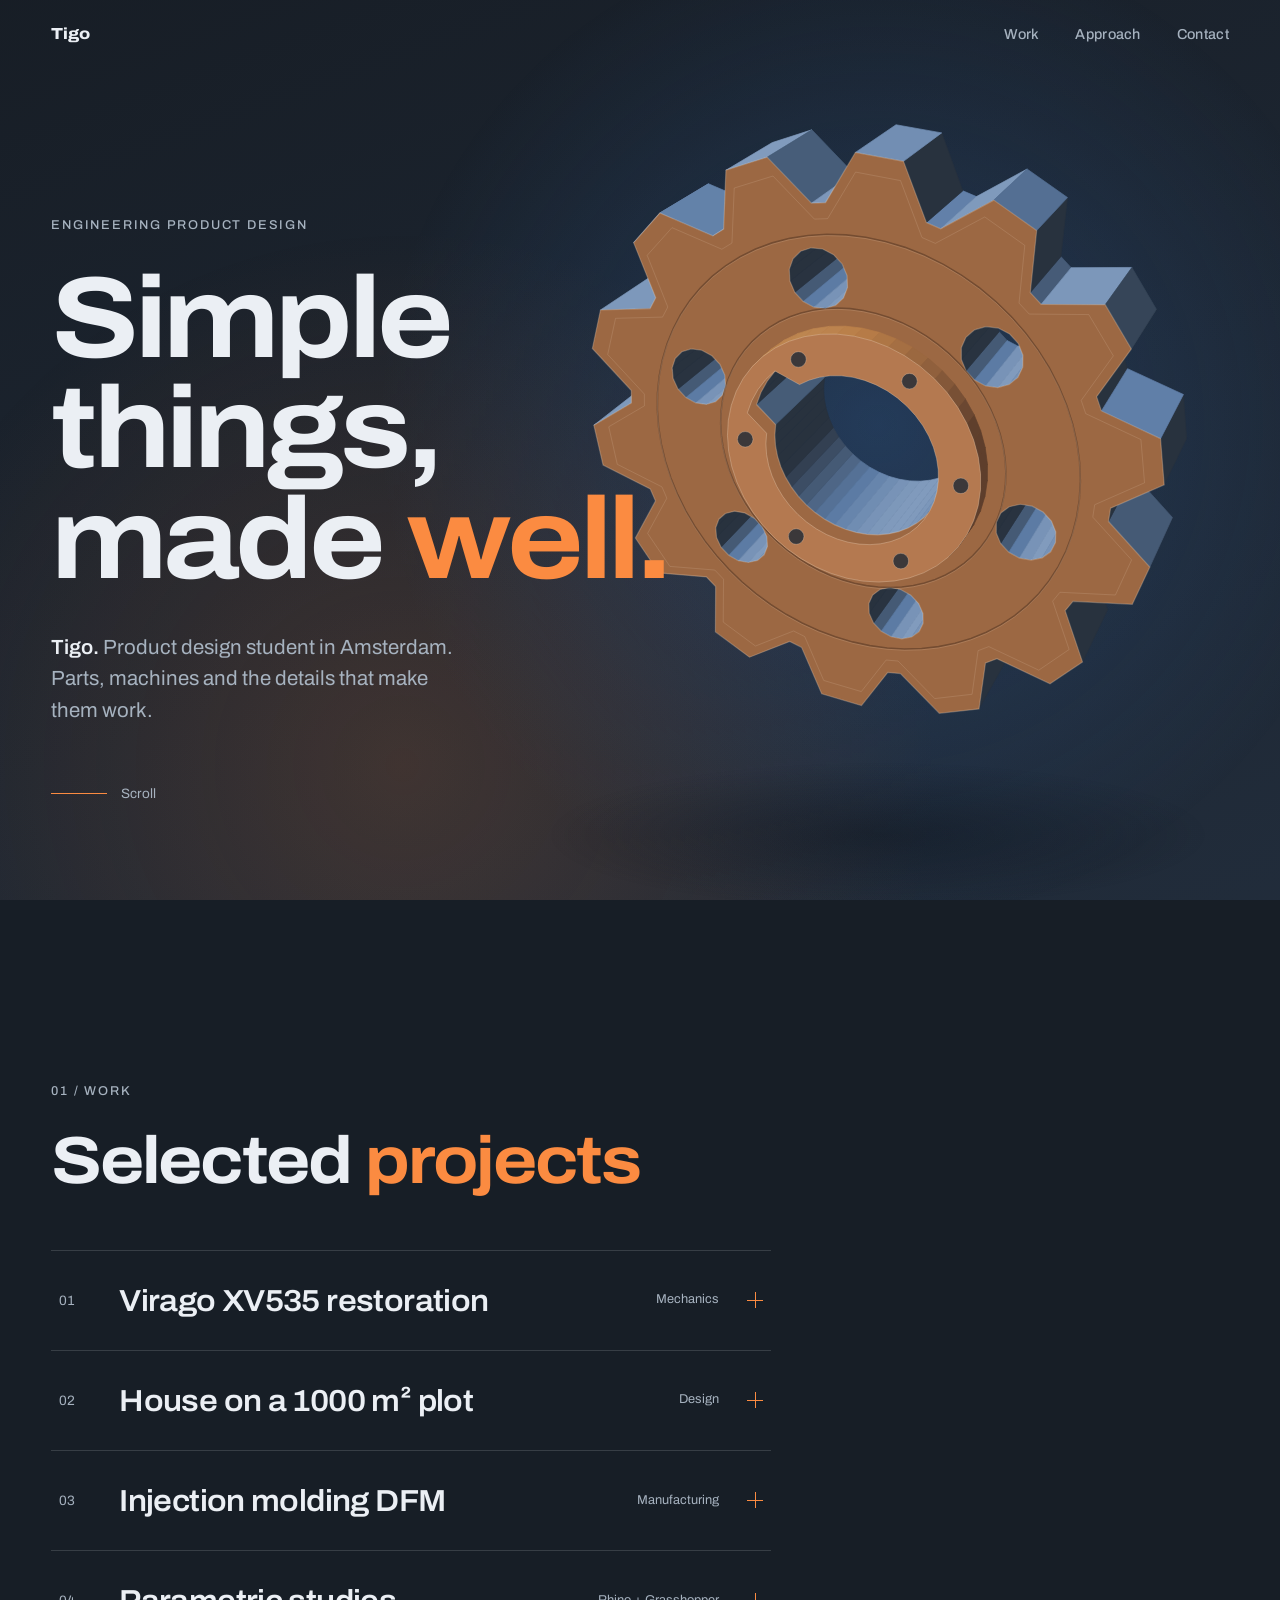
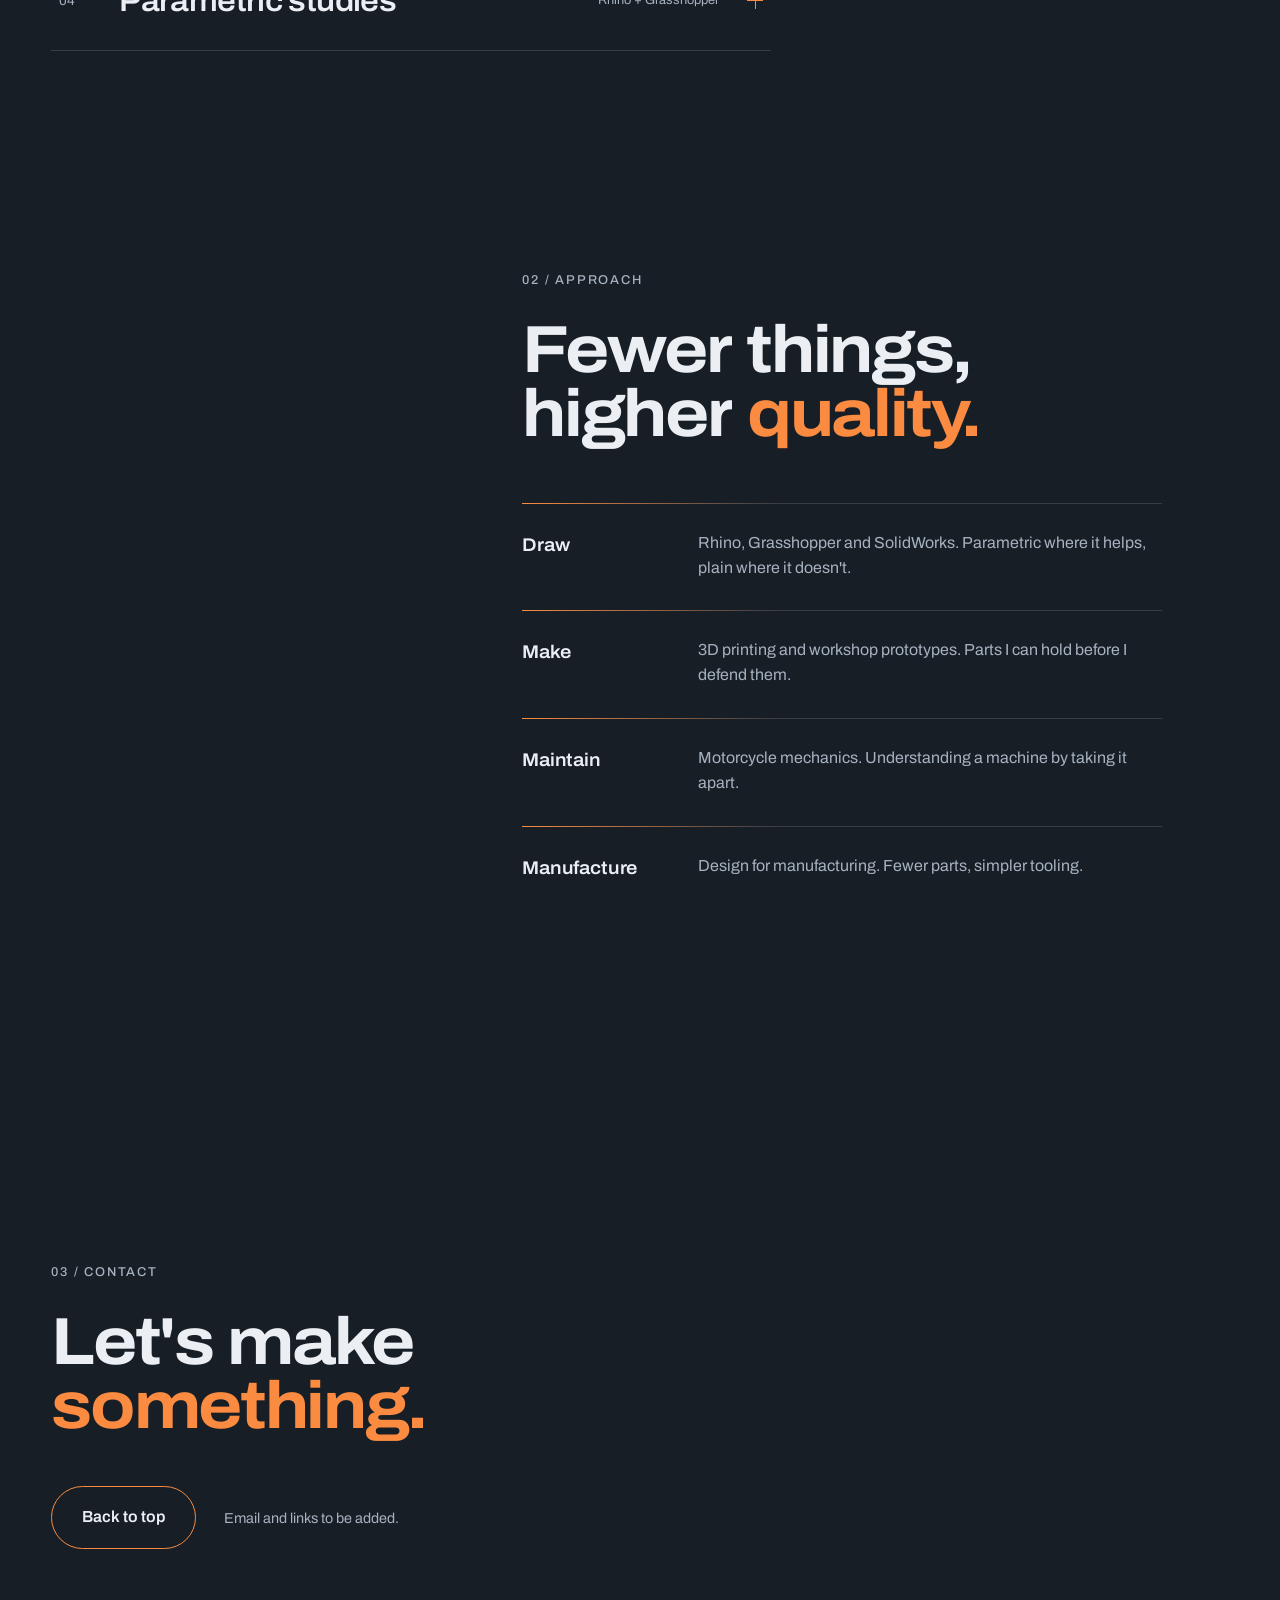
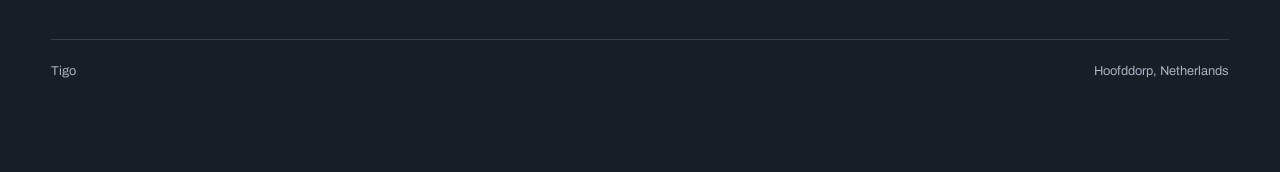
<file: index.html>
<!DOCTYPE html>
<html lang="en">
<head>
<meta charset="utf-8">
<meta name="viewport" content="width=device-width, initial-scale=1">
<title>Tigo Portfolio</title>
<link rel="preconnect" href="https://fonts.googleapis.com">
<link rel="preconnect" href="https://fonts.gstatic.com" crossorigin>
<link href="https://fonts.googleapis.com/css2?family=Archivo:wdth,wght@62..125,100..900&display=swap" rel="stylesheet">
<style>
/* Layout idea: one fixed flat-shaded 3D gear drifts between sections; text sits opposite it on a single-hue gradient. */
:root {
  --h: 212;
  --l1: 12%;
  --l2: 18%;
  --bg1: hsl(var(--h) 24% var(--l1));
  --bg2: hsl(var(--h) 28% var(--l2));
  --ink: hsl(212 28% 94%);
  --dim: hsl(212 16% 70%);
  --line: hsl(212 30% 90% / .16);
  --accent: hsl(212 75% 78%);
  --warm: hsl(24 96% 62%);
  --wx: 25%;
  --wy: 80%;
  --font: "Archivo", "Helvetica Neue", Arial, sans-serif;
  --gx: 70%;
  --gy: 50%;
  color-scheme: dark;
}
* { box-sizing: border-box; margin: 0; padding: 0; }
html { scroll-behavior: smooth; }
body {
  font-family: var(--font);
  font-stretch: 100%;
  color: var(--ink);
  background-color: var(--bg1);
  background-image: linear-gradient(160deg, var(--bg1), var(--bg2));
  background-attachment: fixed;
  line-height: 1.55;
  -webkit-font-smoothing: antialiased;
  overflow-x: hidden;
}
.glow {
  position: fixed; inset: 0; z-index: 0; pointer-events: none;
  background:
    radial-gradient(circle at var(--gx) var(--gy), hsl(var(--h) 55% 46% / .30), transparent 50%),
    radial-gradient(circle at var(--wx) var(--wy), hsl(24 90% 55% / .16), transparent 46%);
}
#stage { position: fixed; inset: 0; width: 100%; height: 100%; z-index: 1; pointer-events: none; }
.progress { position: fixed; top: 0; left: 0; right: 0; height: 2px; z-index: 30; background: linear-gradient(90deg, var(--accent), var(--warm)); transform-origin: left; transform: scaleX(0); }

header {
  position: fixed; top: 0; left: 0; right: 0; z-index: 20;
  display: flex; justify-content: space-between; align-items: center;
  padding: 22px clamp(20px, 4vw, 56px);
}
.mark { font-weight: 800; font-stretch: 112%; letter-spacing: -.01em; color: var(--ink); text-decoration: none; }
nav { display: flex; gap: clamp(16px, 3vw, 36px); }
nav a, .link {
  position: relative; color: var(--dim); text-decoration: none; font-size: .9rem; font-weight: 500; letter-spacing: .02em;
  transition: color .3s;
}
nav a::after {
  content: ""; position: absolute; left: 0; right: 0; bottom: -4px; height: 1px; background: var(--accent);
  transform: scaleX(0); transform-origin: right; transition: transform .45s cubic-bezier(.2,.7,.1,1);
}
nav a:hover, nav a:focus-visible { color: var(--ink); }
nav a:hover::after, nav a:focus-visible::after { transform: scaleX(1); transform-origin: left; }
a:focus-visible, button:focus-visible { outline: 2px solid var(--accent); outline-offset: 4px; border-radius: 4px; }

main { position: relative; z-index: 2; }
section { padding: 0 clamp(20px, 4vw, 56px); }
.label { font-size: .8rem; font-weight: 500; letter-spacing: .14em; text-transform: uppercase; color: var(--dim); margin-bottom: 28px; }

h1, h2 { font-weight: 700; font-stretch: 112%; letter-spacing: -.035em; line-height: .96; text-wrap: balance; }
h1 { font-size: clamp(3rem, 9vw, 8.4rem); max-width: 9ch; }
h2 { font-size: clamp(2.2rem, 5.2vw, 4.6rem); max-width: 14ch; }
.lede { margin-top: 36px; max-width: 34ch; font-size: clamp(1.05rem, 1.6vw, 1.3rem); color: var(--dim); }
.lede b { color: var(--ink); font-weight: 600; }

#hero { padding-top: clamp(130px, 24vh, 240px); padding-bottom: clamp(120px, 22vh, 220px); }
.hint { margin-top: 56px; display: flex; align-items: center; gap: 14px; font-size: .85rem; color: var(--dim); }
.hint i { display: block; width: 56px; height: 1px; background: var(--warm); transform-origin: left; animation: tick 2.4s cubic-bezier(.6,0,.2,1) infinite; }
@keyframes tick { 0% { transform: scaleX(0); } 55% { transform: scaleX(1); transform-origin: left; } 56% { transform-origin: right; } 100% { transform: scaleX(0); transform-origin: right; } }

#work { padding-top: 80px; padding-bottom: 140px; }
.wrap-work { max-width: min(720px, 62%); }
.rows { list-style: none; margin-top: 56px; border-top: 1px solid var(--line); }
.rows li { border-bottom: 1px solid var(--line); }
.row {
  width: 100%; display: grid; grid-template-columns: 3rem 1fr auto 2rem; align-items: center; gap: 12px;
  background: none; border: 0; color: inherit; font: inherit; text-align: left; cursor: pointer;
  padding: 26px 8px; position: relative; isolation: isolate;
}
.row::before {
  content: ""; position: absolute; inset: 0; z-index: -1; background: linear-gradient(90deg, hsl(24 90% 55% / .13), hsl(212 40% 80% / .05));
  transform: scaleY(0); transform-origin: bottom; transition: transform .5s cubic-bezier(.2,.7,.1,1);
}
.row:hover::before, .row[aria-expanded="true"]::before { transform: scaleY(1); }
.idx { font-size: .85rem; color: var(--dim); font-variant-numeric: tabular-nums; transition: color .3s; }
.row:hover .idx, .row[aria-expanded="true"] .idx { color: var(--warm); }
.ttl { font-size: clamp(1.25rem, 2.4vw, 1.9rem); font-weight: 600; font-stretch: 108%; letter-spacing: -.02em; transition: transform .5s cubic-bezier(.2,.7,.1,1); }
.row:hover .ttl { transform: translateX(10px); }
.tag { font-size: .8rem; color: var(--dim); }
.plus { position: relative; width: 16px; height: 16px; justify-self: end; transition: transform .5s cubic-bezier(.2,.7,.1,1); }
.plus::before, .plus::after { content: ""; position: absolute; background: var(--warm); }
.plus::before { left: 0; right: 0; top: 7.5px; height: 1px; }
.plus::after { top: 0; bottom: 0; left: 7.5px; width: 1px; transition: transform .5s cubic-bezier(.2,.7,.1,1); }
.row[aria-expanded="true"] .plus { transform: rotate(180deg); }
.row[aria-expanded="true"] .plus::after { transform: scaleY(0); }
.more { display: grid; grid-template-rows: 0fr; transition: grid-template-rows .55s cubic-bezier(.2,.7,.1,1); }
.more > div { overflow: hidden; }
.more p { padding: 0 8px 28px calc(3rem + 20px); color: var(--dim); max-width: 46ch; }
.row[aria-expanded="true"] + .more { grid-template-rows: 1fr; }

#approach { padding-top: 80px; padding-bottom: 140px; }
.wrap-approach { margin-left: max(40%, 0px); max-width: 640px; }
.items { margin-top: 56px; display: grid; gap: 0; }
.item { position: relative; padding: 28px 0 30px; display: grid; grid-template-columns: 9.5rem 1fr; gap: 24px; }
.item::before {
  content: ""; position: absolute; top: 0; left: 0; right: 0; height: 1px; background: linear-gradient(90deg, var(--warm), var(--line) 40%);
  transform: scaleX(0); transform-origin: left; transition: transform 1.2s cubic-bezier(.2,.7,.1,1) calc(var(--d, 0) * 90ms);
}
.item.in::before { transform: scaleX(1); }
.item:hover h3 { color: var(--warm); }
.item h3 { transition: color .3s; font-size: 1.15rem; font-weight: 600; font-stretch: 108%; letter-spacing: -.01em; }
.item p { color: var(--dim); }

#contact { padding-top: 60px; padding-bottom: 90px; min-height: 80vh; display: flex; flex-direction: column; justify-content: flex-end; }
.wrap-contact h2 { max-width: 12ch; }
.contact-row { margin-top: 48px; display: flex; flex-wrap: wrap; align-items: center; gap: 28px; }
.btn {
  display: inline-flex; align-items: center; gap: 12px; padding: 18px 30px; border-radius: 999px;
  border: 1px solid var(--warm); background: transparent; color: var(--ink); font: inherit; font-weight: 600; font-size: 1rem;
  cursor: pointer; transition: color .4s, transform .25s ease-out, box-shadow .4s; will-change: transform; position: relative; overflow: hidden; isolation: isolate;
}
.btn::before { content: ""; position: absolute; inset: 0; z-index: -1; background: var(--warm); transform: translateY(101%); transition: transform .5s cubic-bezier(.2,.7,.1,1); border-radius: inherit; }
.btn:hover { color: hsl(24 60% 10%); box-shadow: 0 0 40px hsl(24 96% 55% / .35); }
.btn:hover::before { transform: none; }
.note { color: var(--dim); font-size: .9rem; }
footer { margin-top: 90px; padding-top: 22px; border-top: 1px solid var(--line); display: flex; justify-content: space-between; flex-wrap: wrap; gap: 8px; font-size: .8rem; color: var(--dim); }

/* Reveals: visible by default, hidden only once JS is running; JS has a fail-safe that shows everything. */
.js .rv { opacity: 0; transform: translateY(26px); transition: opacity .9s ease, transform .9s cubic-bezier(.2,.7,.1,1); transition-delay: calc(var(--d, 0) * 90ms); }
.js .rv.in { opacity: 1; transform: none; }
.w { display: inline-block; overflow: hidden; vertical-align: top; padding-bottom: .1em; margin-bottom: -.1em; }
.w > span { display: inline-block; }
.w > span.warm { color: var(--warm); }
.js .w > span { transform: translateY(108%); transition: transform 1s cubic-bezier(.2,.7,.1,1) calc(var(--i, 0) * 70ms); }
.js .sp.in .w > span { transform: none; }

.ring {
  position: fixed; top: 0; left: 0; width: 38px; height: 38px; margin: -19px 0 0 -19px; z-index: 40; pointer-events: none;
  border: 1px solid var(--warm); border-radius: 50%; opacity: 0; transition: opacity .3s, width .35s, height .35s, margin .35s, background .35s;
}
.ring.on { opacity: .7; }
.ring.big { width: 72px; height: 72px; margin: -36px 0 0 -36px; background: hsl(212 75% 70% / .14); border-color: var(--accent); }

@media (max-width: 800px) {
  .wrap-work, .wrap-approach { max-width: none; margin-left: 0; }
  .tag { display: none; }
  .row { grid-template-columns: 2.4rem 1fr 2rem; }
  .more p { padding-left: calc(2.4rem + 20px); }
  .item { grid-template-columns: 1fr; gap: 6px; }
  #hero { padding-top: 38vh; }
  #contact { min-height: 70vh; }
}
@media (prefers-reduced-motion: reduce) {
  html { scroll-behavior: auto; }
  .js .rv, .js .w > span { transition: none; opacity: 1; transform: none; }
  .item::before { transition: none; transform: scaleX(1); }
  .hint i { animation: none; transform: scaleX(1); }
}
</style>
</head>
<body>
<div class="glow"></div>
<canvas id="stage" aria-hidden="true"></canvas>
<div class="progress" id="progress"></div>
<div class="ring" id="ring"></div>

<header>
  <a class="mark" href="#hero" data-hover>Tigo</a>
  <nav aria-label="Sections">
    <a href="#work" data-hover>Work</a>
    <a href="#approach" data-hover>Approach</a>
    <a href="#contact" data-hover>Contact</a>
  </nav>
</header>

<main>
  <section id="hero">
    <p class="label rv">Engineering Product Design</p>
    <h1 class="sp" data-split data-warm="well.">Simple things, made well.</h1>
    <p class="lede rv" style="--d:4"><b>Tigo.</b> Product design student in Amsterdam. Parts, machines and the details that make them work.</p>
    <div class="hint rv" style="--d:6"><i></i>Scroll</div>
  </section>

  <section id="work">
    <div class="wrap-work">
      <p class="label rv">01 / Work</p>
      <h2 class="sp" data-split data-warm="projects">Selected projects</h2>
      <ul class="rows">
        <li class="rv" style="--d:1">
          <button class="row" aria-expanded="false" aria-controls="p1" data-hover><span class="idx">01</span><span class="ttl">Virago XV535 restoration</span><span class="tag">Mechanics</span><span class="plus"></span></button>
          <div class="more" id="p1"><div><p>DIY restoration of a Yamaha XV535. Photos, process and results to be added.</p></div></div>
        </li>
        <li class="rv" style="--d:2">
          <button class="row" aria-expanded="false" aria-controls="p2" data-hover><span class="idx">02</span><span class="ttl">House on a 1000 m² plot</span><span class="tag">Design</span><span class="plus"></span></button>
          <div class="more" id="p2"><div><p>Own house design, iterated from plot analysis to visual. Case study to be added.</p></div></div>
        </li>
        <li class="rv" style="--d:3">
          <button class="row" aria-expanded="false" aria-controls="p3" data-hover><span class="idx">03</span><span class="ttl">Injection molding DFM</span><span class="tag">Manufacturing</span><span class="plus"></span></button>
          <div class="more" id="p3"><div><p>Designing plastic parts that are easy to mold. Examples and analysis to be added.</p></div></div>
        </li>
        <li class="rv" style="--d:4">
          <button class="row" aria-expanded="false" aria-controls="p4" data-hover><span class="idx">04</span><span class="ttl">Parametric studies</span><span class="tag">Rhino + Grasshopper</span><span class="plus"></span></button>
          <div class="more" id="p4"><div><p>Generative forms driven by a few parameters. Studies to be added.</p></div></div>
        </li>
      </ul>
    </div>
  </section>

  <section id="approach">
    <div class="wrap-approach">
      <p class="label rv">02 / Approach</p>
      <h2 class="sp" data-split data-warm="quality.">Fewer things, higher quality.</h2>
      <div class="items">
        <div class="item rv" style="--d:1"><h3>Draw</h3><p>Rhino, Grasshopper and SolidWorks. Parametric where it helps, plain where it doesn't.</p></div>
        <div class="item rv" style="--d:2"><h3>Make</h3><p>3D printing and workshop prototypes. Parts I can hold before I defend them.</p></div>
        <div class="item rv" style="--d:3"><h3>Maintain</h3><p>Motorcycle mechanics. Understanding a machine by taking it apart.</p></div>
        <div class="item rv" style="--d:4"><h3>Manufacture</h3><p>Design for manufacturing. Fewer parts, simpler tooling.</p></div>
      </div>
    </div>
  </section>

  <section id="contact">
    <div class="wrap-contact">
      <p class="label rv">03 / Contact</p>
      <h2 class="sp" data-split data-warm="something.">Let's make something.</h2>
      <div class="contact-row rv" style="--d:3">
        <button class="btn" id="top" data-hover data-magnet>Back to top</button>
        <span class="note">Email and links to be added.</span>
      </div>
      <footer class="rv" style="--d:4"><span>Tigo</span><span>Hoofddorp, Netherlands</span></footer>
    </div>
  </section>
</main>

<script>
(function () {
  var root = document.documentElement;
  root.classList.add('js');
  var reduce = window.matchMedia('(prefers-reduced-motion: reduce)').matches;

  /* ---------- split headings into word masks ---------- */
  document.querySelectorAll('[data-split]').forEach(function (el) {
    var words = el.textContent.trim().split(/\s+/);
    var warmList = (el.getAttribute('data-warm') || '').split(',');
    el.setAttribute('aria-label', el.textContent.trim());
    el.innerHTML = words.map(function (w, i) {
      var cls = warmList.indexOf(w) > -1 ? ' class="warm"' : '';
      return '<span class="w" aria-hidden="true"><span' + cls + ' style="--i:' + i + '">' + w + '</span></span>';
    }).join(' ');
  });

  /* ---------- scroll reveals ---------- */
  var targets = document.querySelectorAll('.rv, .sp, .item');
  if ('IntersectionObserver' in window) {
    var io = new IntersectionObserver(function (entries) {
      entries.forEach(function (e) {
        if (e.isIntersecting) { e.target.classList.add('in'); io.unobserve(e.target); }
      });
    }, { threshold: 0.15, rootMargin: '0px 0px -6% 0px' });
    targets.forEach(function (t) { io.observe(t); });
    setTimeout(function () { targets.forEach(function (t) { if (t.getBoundingClientRect().top < window.innerHeight) t.classList.add('in'); }); }, 60);
  }
  setTimeout(function () { targets.forEach(function (t) { t.classList.add('in'); }); }, 6000);

  /* ---------- accordion rows ---------- */
  document.querySelectorAll('.row').forEach(function (b) {
    b.addEventListener('click', function () {
      var open = b.getAttribute('aria-expanded') === 'true';
      b.setAttribute('aria-expanded', open ? 'false' : 'true');
    });
  });

  /* ---------- cursor ring + magnetic button ---------- */
  var fine = window.matchMedia('(pointer: fine)').matches && !reduce;
  var ring = document.getElementById('ring');
  var mx = 0, my = 0, rx = 0, ry = 0, nx = 0, ny = 0;
  window.addEventListener('pointermove', function (e) {
    mx = e.clientX; my = e.clientY;
    nx = (e.clientX / window.innerWidth) * 2 - 1;
    ny = (e.clientY / window.innerHeight) * 2 - 1;
    if (fine) ring.classList.add('on');
  });
  document.querySelectorAll('[data-hover]').forEach(function (el) {
    el.addEventListener('pointerenter', function () { ring.classList.add('big'); });
    el.addEventListener('pointerleave', function () { ring.classList.remove('big'); });
  });
  document.querySelectorAll('[data-magnet]').forEach(function (el) {
    if (!fine) return;
    el.addEventListener('pointermove', function (e) {
      var r = el.getBoundingClientRect();
      el.style.transform = 'translate(' + ((e.clientX - r.left - r.width / 2) * 0.28) + 'px,' + ((e.clientY - r.top - r.height / 2) * 0.35) + 'px)';
    });
    el.addEventListener('pointerleave', function () { el.style.transform = ''; });
  });
  document.getElementById('top').addEventListener('click', function () {
    window.scrollTo({ top: 0, behavior: reduce ? 'auto' : 'smooth' });
  });

  /* ---------- flat-shaded gear (canvas, simple 3D) ---------- */
  var cv = document.getElementById('stage');
  var ctx = cv.getContext('2d');
  var W = 0, H = 0, DPR = 1;
  function resize() {
    DPR = Math.min(window.devicePixelRatio || 1, 2);
    W = window.innerWidth; H = window.innerHeight;
    cv.width = W * DPR; cv.height = H * DPR;
    ctx.setTransform(DPR, 0, 0, DPR, 0, 0);
  }
  window.addEventListener('resize', resize); resize();

  var TEETH = 14, R_TIP = 1, R_ROOT = 0.84, HALF = 0.17;
  var outer = [];
  var pitch = Math.PI * 2 / TEETH;
  var ang = [0.08, 0.22, 0.40, 0.54], rad = [R_ROOT, R_TIP, R_TIP, R_ROOT];
  for (var k = 0; k < TEETH; k++) for (var j = 0; j < 4; j++) {
    var a = k * pitch + ang[j] * pitch * 1.9;
    outer.push([Math.cos(a) * rad[j], Math.sin(a) * rad[j]]);
  }
  function circle(cx, cy, r, n) {
    var pts = [];
    for (var i = 0; i < n; i++) { var a = i / n * Math.PI * 2; pts.push([cx + Math.cos(a) * r, cy + Math.sin(a) * r]); }
    return pts;
  }
  var BH = 0.07, RB = 0.44;
  var holeShape = [];
  for (var hi = 0; hi < 48; hi++) {
    var haA = hi / 48 * Math.PI * 2, nearZero = hi <= 2 || hi >= 46;
    var hr = nearZero ? 0.38 : 0.3;
    holeShape.push([Math.cos(haA) * hr, Math.sin(haA) * hr]);
  }
  var loops = [{ pts: outer, sign: 1, h: HALF }, { pts: holeShape, sign: -1, h: HALF + BH }];
  for (var h = 0; h < 6; h++) {
    var ha = h / 6 * Math.PI * 2 + 0.26;
    loops.push({ pts: circle(Math.cos(ha) * 0.6, Math.sin(ha) * 0.6, 0.1, 16), sign: -1, h: HALF });
  }
  var quads = [];
  loops.forEach(function (L) {
    var p = L.pts, n = p.length;
    for (var i = 0; i < n; i++) {
      var a = p[i], b = p[(i + 1) % n];
      var dx = b[0] - a[0], dy = b[1] - a[1], len = Math.hypot(dx, dy) || 1;
      quads.push({
        c: [[a[0], a[1], -L.h], [b[0], b[1], -L.h], [b[0], b[1], L.h], [a[0], a[1], L.h]],
        n: [dy / len * L.sign, -dx / len * L.sign, 0]
      });
    }
  });

  var HUE = 212;
  var light = (function () { var v = [-0.55, 0.75, -0.65], m = Math.hypot(v[0], v[1], v[2]); return [v[0] / m, v[1] / m, v[2] / m]; })();
  var CAM = 5.2;

  function makeRot(spin, rx, ry) {
    var cs = Math.cos(spin), ss = Math.sin(spin), cx = Math.cos(rx), sx = Math.sin(rx), cy = Math.cos(ry), sy = Math.sin(ry);
    return function (x, y, z) {
      var x1 = x * cs - y * ss, y1 = x * ss + y * cs;
      var y2 = y1 * cx - z * sx, z2 = y1 * sx + z * cx;
      return [x1 * cy + z2 * sy, y2, -x1 * sy + z2 * cy];
    };
  }
  function shade(n, base) {
    var d = Math.max(0, n[0] * light[0] + n[1] * light[1] + n[2] * light[2]);
    return 'hsl(' + HUE + ' ' + (22 + d * 10) + '% ' + (base + d * 46) + '%)';
  }
  function shadeWarm(n, lift) {
    var d = Math.max(0, n[0] * light[0] + n[1] * light[1] + n[2] * light[2]);
    return 'hsl(' + (22 + d * 8) + ' ' + (36 + d * 10) + '% ' + (33 + (lift || 0) + d * 28) + '%)';
  }

  function drawGear(px, py, size, spin, rxA, ryA, alpha) {
    var rot = makeRot(spin, rxA, ryA);
    function proj(v) { var f = CAM / (CAM + v[2]); return [px + v[0] * size * f, py - v[1] * size * f]; }

    ctx.save();
    ctx.globalAlpha = alpha;

    /* soft floor shadow */
    var sh = ctx.createRadialGradient(px, py + size * 1.35, 0, px, py + size * 1.35, size * 1.1);
    sh.addColorStop(0, 'hsla(' + HUE + ',40%,6%,.38)');
    sh.addColorStop(1, 'hsla(' + HUE + ',40%,6%,0)');
    ctx.save(); ctx.translate(0, 0);
    ctx.setTransform(DPR, 0, 0, DPR * 0.28, 0, py * DPR * (1 - 0.28) + size * 1.35 * DPR * 0.0);
    ctx.restore();
    ctx.save();
    ctx.translate(px, py + size * 1.35); ctx.scale(1, 0.22); ctx.translate(-px, -(py + size * 1.35));
    ctx.fillStyle = sh; ctx.beginPath(); ctx.arc(px, py + size * 1.35, size * 1.1, 0, Math.PI * 2); ctx.fill();
    ctx.restore();

    /* side walls, far to near */
    var vis = [];
    for (var i = 0; i < quads.length; i++) {
      var q = quads[i];
      var nn = rot(q.n[0], q.n[1], 0);
      if (nn[2] >= 0) continue;
      var pts = q.c.map(function (c) { return rot(c[0], c[1], c[2]); });
      var z = (pts[0][2] + pts[1][2] + pts[2][2] + pts[3][2]) / 4;
      vis.push({ pts: pts, n: nn, z: z });
    }
    vis.sort(function (a, b) { return b.z - a.z; });
    vis.forEach(function (f) {
      var p = f.pts.map(proj), col = shade(f.n, 20);
      ctx.beginPath(); ctx.moveTo(p[0][0], p[0][1]);
      for (var i = 1; i < 4; i++) ctx.lineTo(p[i][0], p[i][1]);
      ctx.closePath(); ctx.fillStyle = col; ctx.fill();
      ctx.lineWidth = 0.7; ctx.strokeStyle = col; ctx.stroke();
    });

    /* camera-facing cap */
    var capZ = rot(0, 0, -1)[2] < 0 ? -HALF : HALF;
    var capN = rot(0, 0, capZ < 0 ? -1 : 1);
    ctx.beginPath();
    loops.forEach(function (L) {
      L.pts.forEach(function (pt, i) {
        var q = proj(rot(pt[0], pt[1], capZ));
        if (i === 0) ctx.moveTo(q[0], q[1]); else ctx.lineTo(q[0], q[1]);
      });
      ctx.closePath();
    });
    ctx.fillStyle = shadeWarm(capN, 0);
    ctx.fill('evenodd');
    ctx.lineWidth = 1.2; ctx.strokeStyle = 'hsla(30,70%,86%,.28)'; ctx.stroke();

    /* ----- face detail ----- */
    var sgn = capZ < 0 ? -1 : 1;
    function ringPath(r, z) {
      ctx.beginPath();
      for (var i = 0; i <= 72; i++) {
        var a = i / 72 * Math.PI * 2, q = proj(rot(Math.cos(a) * r, Math.sin(a) * r, z));
        if (i === 0) ctx.moveTo(q[0], q[1]); else ctx.lineTo(q[0], q[1]);
      }
    }
    /* chamfer line just inside the teeth */
    ctx.beginPath();
    outer.forEach(function (pt, i) {
      var q = proj(rot(pt[0] * 0.94, pt[1] * 0.94, capZ));
      if (i === 0) ctx.moveTo(q[0], q[1]); else ctx.lineTo(q[0], q[1]);
    });
    ctx.closePath(); ctx.lineWidth = 1; ctx.strokeStyle = 'hsla(30,70%,88%,.14)'; ctx.stroke();
    /* engraved grooves */
    [0.74, 0.5].forEach(function (r) {
      ringPath(r, capZ); ctx.lineWidth = 1.6; ctx.strokeStyle = 'hsla(18,50%,8%,.32)'; ctx.stroke();
      ctx.save(); ctx.translate(0, 1.3); ringPath(r, capZ); ctx.lineWidth = 1; ctx.strokeStyle = 'hsla(30,80%,88%,.16)'; ctx.stroke(); ctx.restore();
    });

    /* raised hub */
    var bz = capZ + sgn * BH, bq = [], bi, BN = 48;
    for (bi = 0; bi < BN; bi++) {
      var a0 = bi / BN * Math.PI * 2, a1 = (bi + 1) / BN * Math.PI * 2, am = (a0 + a1) / 2;
      var bn = rot(Math.cos(am), Math.sin(am), 0);
      if (bn[2] >= 0) continue;
      var c = [rot(Math.cos(a0) * RB, Math.sin(a0) * RB, capZ), rot(Math.cos(a1) * RB, Math.sin(a1) * RB, capZ), rot(Math.cos(a1) * RB, Math.sin(a1) * RB, bz), rot(Math.cos(a0) * RB, Math.sin(a0) * RB, bz)];
      bq.push({ c: c, n: bn, z: (c[0][2] + c[2][2]) / 2 });
    }
    bq.sort(function (a, b) { return b.z - a.z; });
    bq.forEach(function (f) {
      var p = f.c.map(proj), col = shadeWarm(f.n, -6);
      ctx.beginPath(); ctx.moveTo(p[0][0], p[0][1]);
      for (var i = 1; i < 4; i++) ctx.lineTo(p[i][0], p[i][1]);
      ctx.closePath(); ctx.fillStyle = col; ctx.fill(); ctx.lineWidth = 0.7; ctx.strokeStyle = col; ctx.stroke();
    });
    ctx.beginPath();
    for (bi = 0; bi < BN; bi++) {
      var ba = bi / BN * Math.PI * 2, bp = proj(rot(Math.cos(ba) * RB, Math.sin(ba) * RB, bz));
      if (bi === 0) ctx.moveTo(bp[0], bp[1]); else ctx.lineTo(bp[0], bp[1]);
    }
    ctx.closePath();
    holeShape.forEach(function (pt, i) {
      var q = proj(rot(pt[0], pt[1], bz));
      if (i === 0) ctx.moveTo(q[0], q[1]); else ctx.lineTo(q[0], q[1]);
    });
    ctx.closePath();
    ctx.fillStyle = shadeWarm(capN, 7); ctx.fill('evenodd');
    ctx.lineWidth = 1; ctx.strokeStyle = 'hsla(30,70%,88%,.3)'; ctx.stroke();
    /* bolt heads on the hub */
    for (var bt = 0; bt < 6; bt++) {
      var ta = Math.PI / 6 + bt * Math.PI / 3, tq = proj(rot(Math.cos(ta) * 0.375, Math.sin(ta) * 0.375, bz));
      var tr = size * 0.026;
      ctx.beginPath(); ctx.arc(tq[0], tq[1], tr, 0, Math.PI * 2);
      ctx.fillStyle = 'hsla(212,30%,16%,.8)'; ctx.fill();
      ctx.lineWidth = 0.8; ctx.strokeStyle = 'hsla(30,70%,88%,.35)'; ctx.stroke();
    }
    ctx.restore();
  }

  /* ---------- sparks + spin kick on click ---------- */
  var sparks = [], kick = 0;
  function burst(x, y) {
    var n = reduce ? 0 : 26;
    for (var i = 0; i < n; i++) {
      var a = Math.random() * Math.PI * 2, v = 2 + Math.random() * 6;
      sparks.push({ x: x, y: y, vx: Math.cos(a) * v, vy: Math.sin(a) * v - 1.5, life: 1, d: 0.016 + Math.random() * 0.02, warm: Math.random() < 0.65, len: 4 + Math.random() * 7 });
    }
    if (!reduce) kick += 0.16;
  }
  window.addEventListener('pointerdown', function (e) { burst(e.clientX, e.clientY); });
  function drawSparks() {
    ctx.save(); ctx.globalCompositeOperation = 'lighter'; ctx.lineCap = 'round';
    for (var i = sparks.length - 1; i >= 0; i--) {
      var s = sparks[i];
      s.x += s.vx; s.y += s.vy; s.vy += 0.12; s.vx *= 0.985; s.life -= s.d;
      if (s.life <= 0) { sparks.splice(i, 1); continue; }
      var sp = Math.hypot(s.vx, s.vy) || 1;
      ctx.strokeStyle = s.warm ? 'hsla(' + (24 + 14 * (1 - s.life)) + ',100%,62%,' + s.life + ')' : 'hsla(205,95%,78%,' + s.life + ')';
      ctx.lineWidth = 1 + s.life * 1.6;
      ctx.beginPath(); ctx.moveTo(s.x, s.y); ctx.lineTo(s.x - s.vx / sp * s.len * s.life, s.y - s.vy / sp * s.len * s.life); ctx.stroke();
    }
    ctx.restore();
  }

  /* ---------- scene state ---------- */
  var ids = ['hero', 'work', 'approach', 'contact'];
  var secs = ids.map(function (id) { return document.getElementById(id); });
  var desk = [
    { x: .74, y: .50, s: 1.00, ry: .55 },
    { x: .86, y: .42, s: .60,  ry: 1.15 },
    { x: .20, y: .52, s: .90,  ry: -.65 },
    { x: .74, y: .34, s: .78,  ry: .25 }
  ];
  var mob = desk.map(function (d, i) { return { x: .5, y: .2, s: .55, ry: d.ry }; });
  var cur = null;
  function ease(t) { return t * t * (3 - 2 * t); }
  function target() {
    var m = window.scrollY + H * 0.5, kf = W < 800 ? mob : desk;
    var cs = secs.map(function (s) { return s.offsetTop + s.offsetHeight / 2; });
    var i = 0;
    while (i < cs.length - 1 && m >= cs[i + 1]) i++;
    var t = i >= cs.length - 1 ? 0 : ease(Math.min(1, Math.max(0, (m - cs[i]) / (cs[i + 1] - cs[i]))));
    var a = kf[i], b = kf[Math.min(i + 1, kf.length - 1)];
    return {
      x: (a.x + (b.x - a.x) * t) * W, y: (a.y + (b.y - a.y) * t) * H,
      s: (a.s + (b.s - a.s) * t), ry: a.ry + (b.ry - a.ry) * t
    };
  }

  var lastL = -1, kickAngle = 0;
  var t0 = performance.now();
  function frame(now) {
    var tg = target();
    var sy = window.scrollY, max = Math.max(1, document.documentElement.scrollHeight - H), prog = Math.min(1, sy / max);
    var idle = reduce ? 0 : (now - t0) / 1000;
    kickAngle += kick; kick *= 0.94; if (Math.abs(kick) < 0.0005) kick = 0;
    tg.spin = sy * 0.0034 + idle * 0.12 + kickAngle;
    tg.rx = -0.42 + (reduce ? 0 : ny * 0.12);
    tg.ry = tg.ry + (reduce ? 0 : nx * 0.22);
    tg.bob = reduce ? 0 : Math.sin(idle * 0.9) * 0.025;
    if (!cur) cur = JSON.parse(JSON.stringify(tg));
    var k = reduce ? 1 : 0.075;
    ['x', 'y', 's', 'ry', 'spin', 'rx', 'bob'].forEach(function (p) { cur[p] += (tg[p] - cur[p]) * k; });

    ctx.clearRect(0, 0, W, H);
    var base = Math.min(W, H) * (W < 800 ? 0.3 : 0.36);
    drawGear(cur.x, cur.y + cur.bob * base, base * cur.s, cur.spin, cur.rx, cur.ry, W < 800 ? 0.5 : 1);

    drawSparks();
    root.style.setProperty('--wx', (W - cur.x) + 'px');
    root.style.setProperty('--wy', (H * 0.85) + 'px');
    root.style.setProperty('--gx', cur.x + 'px');
    root.style.setProperty('--gy', cur.y + 'px');
    var l1 = 12 + prog * 7;
    if (Math.abs(l1 - lastL) > 0.05) {
      lastL = l1;
      root.style.setProperty('--l1', l1.toFixed(2) + '%');
      root.style.setProperty('--l2', (18 + prog * 9).toFixed(2) + '%');
      root.style.setProperty('--h', (214 - prog * 12).toFixed(1));
      HUE = Math.round(214 - prog * 12);
    }
    document.getElementById('progress').style.transform = 'scaleX(' + prog.toFixed(4) + ')';

    if (fine) {
      rx += (mx - rx) * 0.18; ry += (my - ry) * 0.18;
      ring.style.transform = 'translate(' + rx + 'px,' + ry + 'px)';
    }
    requestAnimationFrame(frame);
  }
  requestAnimationFrame(frame);
})();
</script>
</body>
</html>
</file>
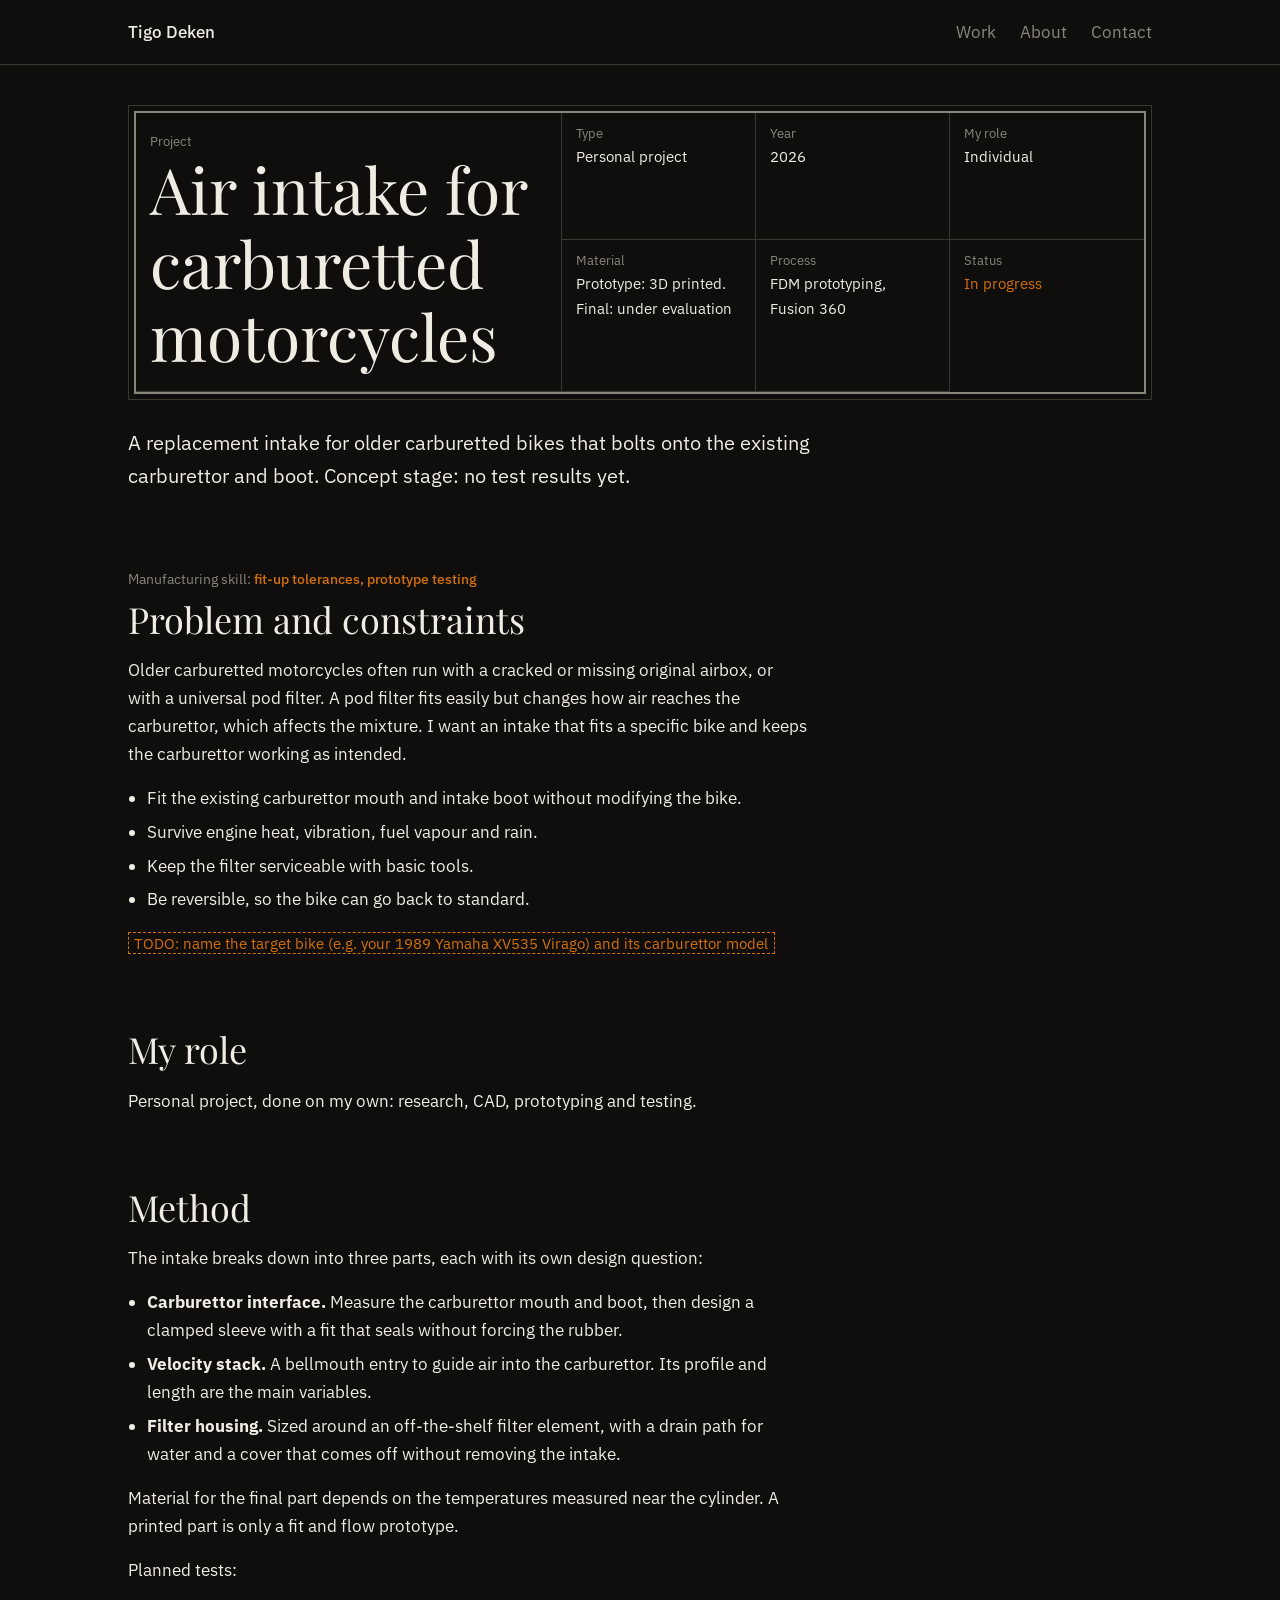
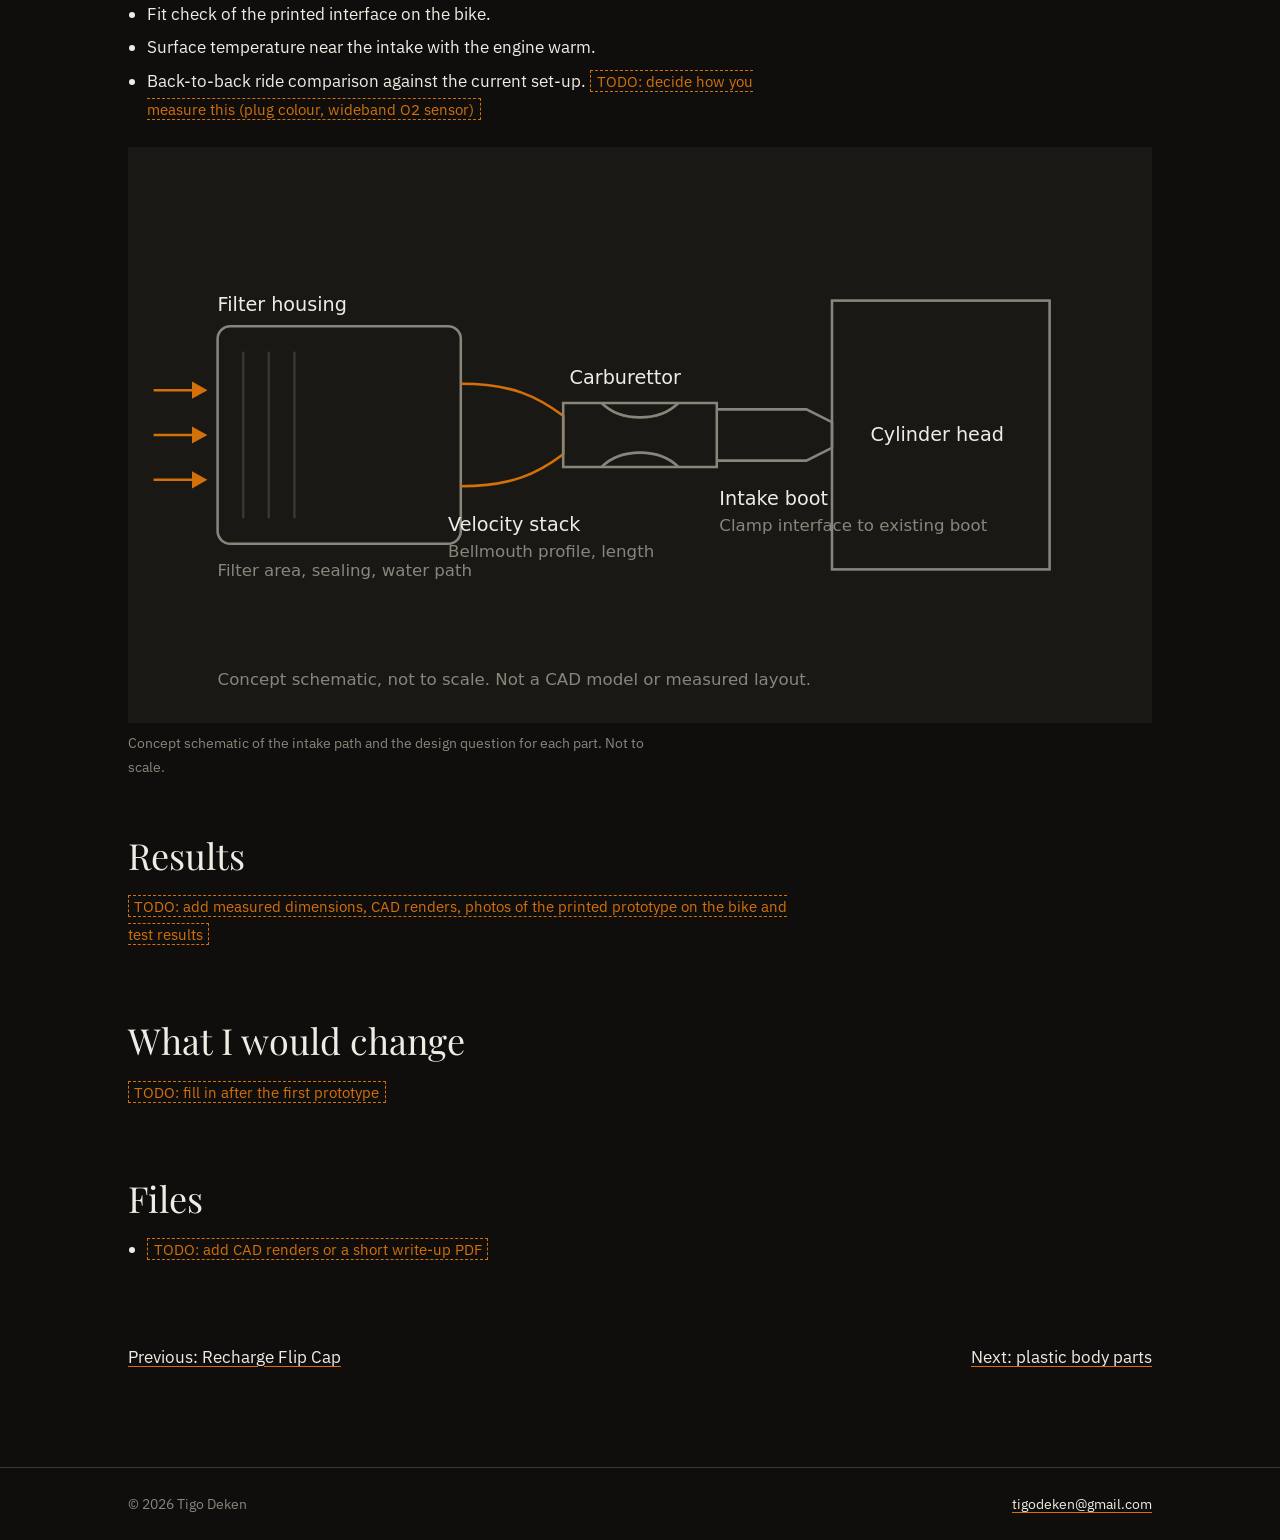
<file: air-intake.html>
<!DOCTYPE html>
<html lang="en">
<head>
  <meta charset="utf-8">
  <meta name="viewport" content="width=device-width, initial-scale=1">
  <title>Air intake for carburetted motorcycles — Tigo Deken</title>
  <meta name="description" content="Personal project: a replacement air intake for older carburetted motorcycles, designed around the existing carburettor and intake boot.">
  <meta property="og:title" content="Air intake for carburetted motorcycles — Tigo Deken">
  <meta property="og:description" content="Personal project: a replacement air intake for older carburetted motorcycles.">
  <meta property="og:type" content="article">
  <meta property="og:url" content="https://tigodeken.github.io/air-intake.html">
  <meta property="og:image" content="https://tigodeken.github.io/img/og.jpg">
  <meta name="theme-color" content="#0f0e0c">
  <link rel="icon" href="favicon.svg" type="image/svg+xml">
  <link rel="preconnect" href="https://fonts.googleapis.com">
  <link rel="preconnect" href="https://fonts.gstatic.com" crossorigin>
  <link rel="stylesheet" href="https://fonts.googleapis.com/css2?family=IBM+Plex+Sans:wght@400;500&family=Playfair+Display:wght@400&display=swap">
  <link rel="stylesheet" href="style.css">
</head>
<body>
  <a class="skip" href="#main">Skip to content</a>
  <header class="site-header">
    <div class="wrap">
      <a class="name" href="./">Tigo Deken</a>
      <nav aria-label="Main">
        <a href="./#work">Work</a>
        <a href="./#about">About</a>
        <a href="./#contact">Contact</a>
      </nav>
    </div>
  </header>

  <main id="main" class="wrap">
    <div class="project-head">
      <dl class="title-block">
        <div class="tb-name"><dt>Project</dt><dd><h1>Air intake for carburetted motorcycles</h1></dd></div>
        <div><dt>Type</dt><dd>Personal project</dd></div>
        <div><dt>Year</dt><dd>2026</dd></div>
        <div><dt>My role</dt><dd>Individual</dd></div>
        <div><dt>Material</dt><dd>Prototype: 3D printed. Final: under evaluation</dd></div>
        <div><dt>Process</dt><dd>FDM prototyping, Fusion 360</dd></div>
        <div class="tb-status"><dt>Status</dt><dd>In progress</dd></div>
      </dl>
      <p class="result">A replacement intake for older carburetted bikes that bolts onto the existing carburettor and boot. Concept stage: no test results yet.</p>
    </div>

    <section class="section prose">
      <span class="skill">Manufacturing skill: <strong>fit-up tolerances, prototype testing</strong></span>
      <h2>Problem and constraints</h2>
      <p>Older carburetted motorcycles often run with a cracked or missing original airbox, or with a universal pod filter. A pod filter fits easily but changes how air reaches the carburettor, which affects the mixture. I want an intake that fits a specific bike and keeps the carburettor working as intended.</p>
      <ul>
        <li>Fit the existing carburettor mouth and intake boot without modifying the bike.</li>
        <li>Survive engine heat, vibration, fuel vapour and rain.</li>
        <li>Keep the filter serviceable with basic tools.</li>
        <li>Be reversible, so the bike can go back to standard.</li>
      </ul>
      <p><span class="todo">TODO: name the target bike (e.g. your 1989 Yamaha XV535 Virago) and its carburettor model</span></p>
    </section>

    <section class="section prose">
      <h2>My role</h2>
      <p>Personal project, done on my own: research, CAD, prototyping and testing.</p>
    </section>

    <section class="section">
      <div class="prose">
        <h2>Method</h2>
        <p>The intake breaks down into three parts, each with its own design question:</p>
        <ul>
          <li><strong>Carburettor interface.</strong> Measure the carburettor mouth and boot, then design a clamped sleeve with a fit that seals without forcing the rubber.</li>
          <li><strong>Velocity stack.</strong> A bellmouth entry to guide air into the carburettor. Its profile and length are the main variables.</li>
          <li><strong>Filter housing.</strong> Sized around an off-the-shelf filter element, with a drain path for water and a cover that comes off without removing the intake.</li>
        </ul>
        <p>Material for the final part depends on the temperatures measured near the cylinder. A printed part is only a fit and flow prototype.</p>
        <p>Planned tests:</p>
        <ul>
          <li>Fit check of the printed interface on the bike.</li>
          <li>Surface temperature near the intake with the engine warm.</li>
          <li>Back-to-back ride comparison against the current set-up. <span class="todo">TODO: decide how you measure this (plug colour, wideband O2 sensor)</span></li>
        </ul>
      </div>
      <figure style="margin-top:1.5rem">
        <img src="img/intake-schematic.svg" width="800" height="450" loading="lazy" alt="Schematic side view of the intake path: filter housing, velocity stack, carburettor, intake boot and cylinder head, with design questions for each part">
        <figcaption>Concept schematic of the intake path and the design question for each part. Not to scale.</figcaption>
      </figure>
    </section>

    <section class="section prose">
      <h2>Results</h2>
      <p><span class="todo">TODO: add measured dimensions, CAD renders, photos of the printed prototype on the bike and test results</span></p>
    </section>

    <section class="section prose">
      <h2>What I would change</h2>
      <p><span class="todo">TODO: fill in after the first prototype</span></p>
    </section>

    <section class="section prose">
      <h2>Files</h2>
      <ul>
        <li><span class="todo">TODO: add CAD renders or a short write-up PDF</span></li>
      </ul>
    </section>

    <nav class="pager" aria-label="Projects">
      <a href="flipcap.html">Previous: Recharge Flip Cap</a>
      <a href="body-panels.html">Next: plastic body parts</a>
    </nav>
  </main>

  <footer class="site-footer">
    <div class="wrap"><span>© 2026 Tigo Deken</span><a href="mailto:tigodeken@gmail.com">tigodeken@gmail.com</a></div>
  </footer>
</body>
</html>
</file>
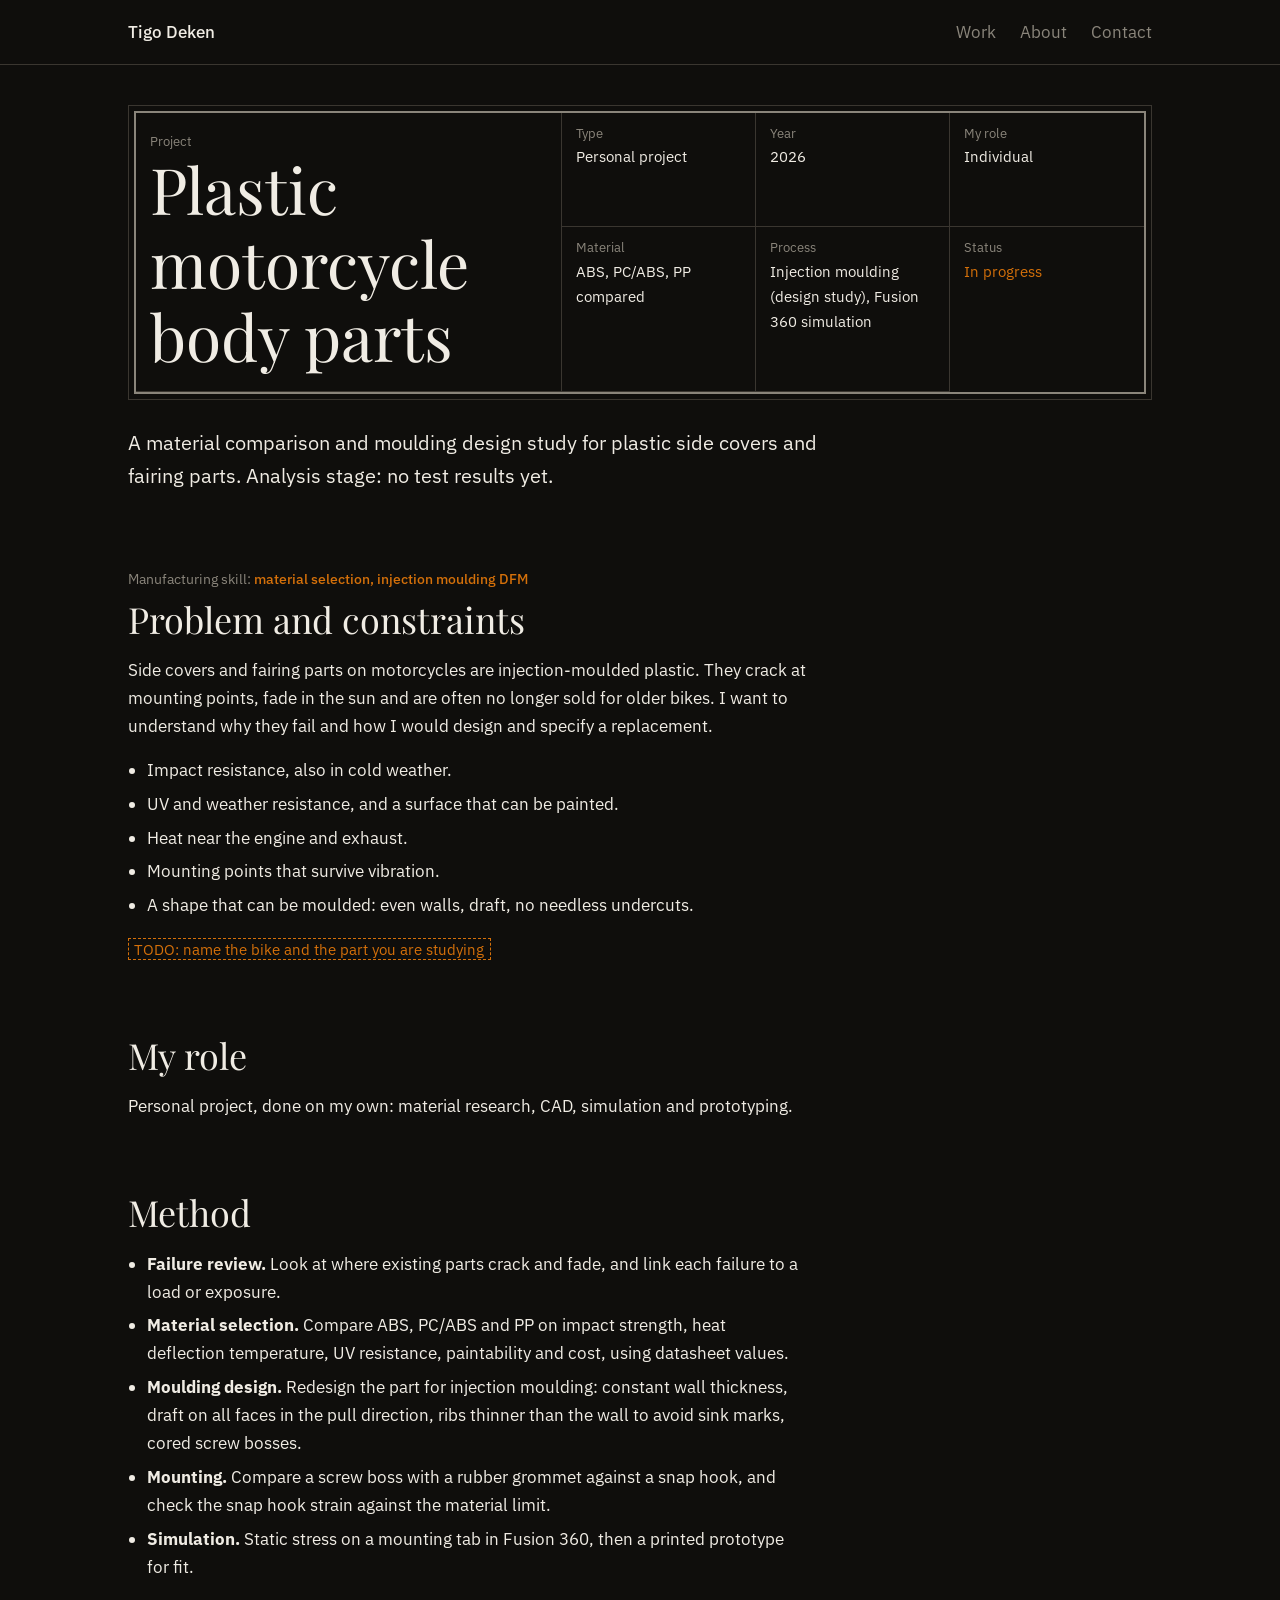
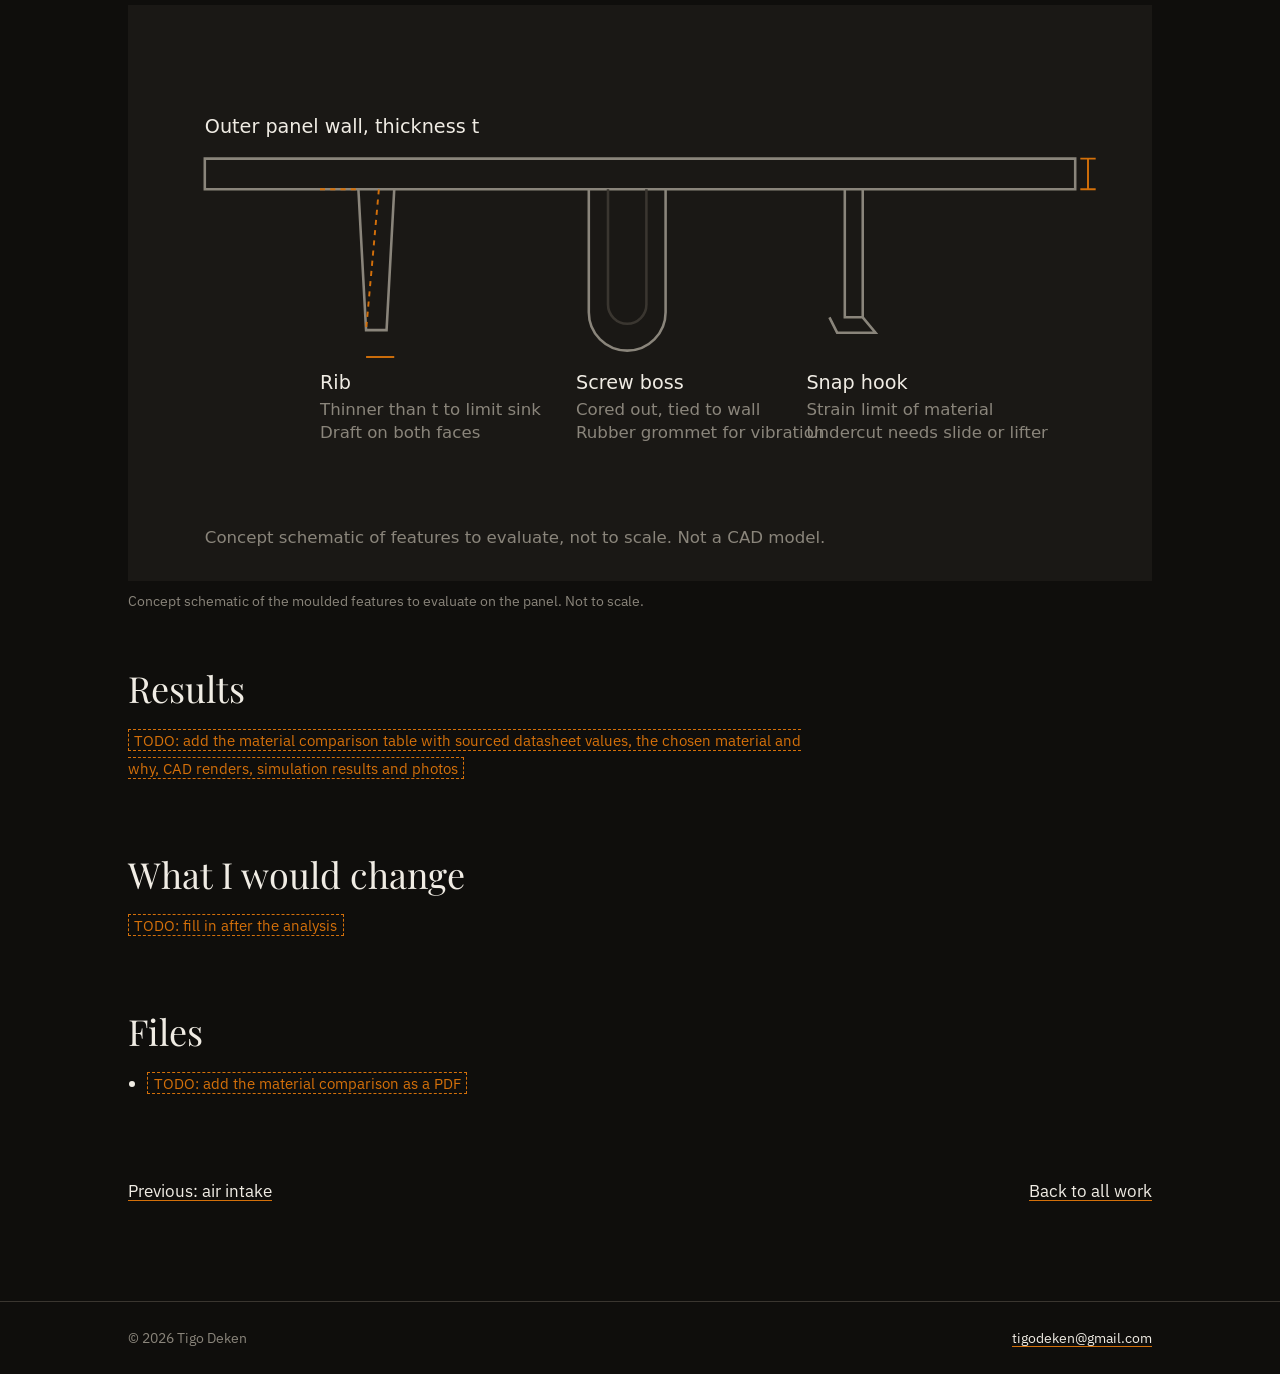
<file: body-panels.html>
<!DOCTYPE html>
<html lang="en">
<head>
  <meta charset="utf-8">
  <meta name="viewport" content="width=device-width, initial-scale=1">
  <title>Plastic motorcycle body parts — Tigo Deken</title>
  <meta name="description" content="Personal project: material analysis and injection moulding design for plastic motorcycle side covers and fairing parts.">
  <meta property="og:title" content="Plastic motorcycle body parts — Tigo Deken">
  <meta property="og:description" content="Personal project: material analysis and injection moulding design for plastic motorcycle body parts.">
  <meta property="og:type" content="article">
  <meta property="og:url" content="https://tigodeken.github.io/body-panels.html">
  <meta property="og:image" content="https://tigodeken.github.io/img/og.jpg">
  <meta name="theme-color" content="#0f0e0c">
  <link rel="icon" href="favicon.svg" type="image/svg+xml">
  <link rel="preconnect" href="https://fonts.googleapis.com">
  <link rel="preconnect" href="https://fonts.gstatic.com" crossorigin>
  <link rel="stylesheet" href="https://fonts.googleapis.com/css2?family=IBM+Plex+Sans:wght@400;500&family=Playfair+Display:wght@400&display=swap">
  <link rel="stylesheet" href="style.css">
</head>
<body>
  <a class="skip" href="#main">Skip to content</a>
  <header class="site-header">
    <div class="wrap">
      <a class="name" href="./">Tigo Deken</a>
      <nav aria-label="Main">
        <a href="./#work">Work</a>
        <a href="./#about">About</a>
        <a href="./#contact">Contact</a>
      </nav>
    </div>
  </header>

  <main id="main" class="wrap">
    <div class="project-head">
      <dl class="title-block">
        <div class="tb-name"><dt>Project</dt><dd><h1>Plastic motorcycle body parts</h1></dd></div>
        <div><dt>Type</dt><dd>Personal project</dd></div>
        <div><dt>Year</dt><dd>2026</dd></div>
        <div><dt>My role</dt><dd>Individual</dd></div>
        <div><dt>Material</dt><dd>ABS, PC/ABS, PP compared</dd></div>
        <div><dt>Process</dt><dd>Injection moulding (design study), Fusion 360 simulation</dd></div>
        <div class="tb-status"><dt>Status</dt><dd>In progress</dd></div>
      </dl>
      <p class="result">A material comparison and moulding design study for plastic side covers and fairing parts. Analysis stage: no test results yet.</p>
    </div>

    <section class="section prose">
      <span class="skill">Manufacturing skill: <strong>material selection, injection moulding DFM</strong></span>
      <h2>Problem and constraints</h2>
      <p>Side covers and fairing parts on motorcycles are injection-moulded plastic. They crack at mounting points, fade in the sun and are often no longer sold for older bikes. I want to understand why they fail and how I would design and specify a replacement.</p>
      <ul>
        <li>Impact resistance, also in cold weather.</li>
        <li>UV and weather resistance, and a surface that can be painted.</li>
        <li>Heat near the engine and exhaust.</li>
        <li>Mounting points that survive vibration.</li>
        <li>A shape that can be moulded: even walls, draft, no needless undercuts.</li>
      </ul>
      <p><span class="todo">TODO: name the bike and the part you are studying</span></p>
    </section>

    <section class="section prose">
      <h2>My role</h2>
      <p>Personal project, done on my own: material research, CAD, simulation and prototyping.</p>
    </section>

    <section class="section">
      <div class="prose">
        <h2>Method</h2>
        <ul>
          <li><strong>Failure review.</strong> Look at where existing parts crack and fade, and link each failure to a load or exposure.</li>
          <li><strong>Material selection.</strong> Compare ABS, PC/ABS and PP on impact strength, heat deflection temperature, UV resistance, paintability and cost, using datasheet values.</li>
          <li><strong>Moulding design.</strong> Redesign the part for injection moulding: constant wall thickness, draft on all faces in the pull direction, ribs thinner than the wall to avoid sink marks, cored screw bosses.</li>
          <li><strong>Mounting.</strong> Compare a screw boss with a rubber grommet against a snap hook, and check the snap hook strain against the material limit.</li>
          <li><strong>Simulation.</strong> Static stress on a mounting tab in Fusion 360, then a printed prototype for fit.</li>
        </ul>
      </div>
      <figure style="margin-top:1.5rem">
        <img src="img/panel-dfm.svg" width="800" height="450" loading="lazy" alt="Schematic cross-section of a plastic body panel showing wall thickness, a rib, a cored screw boss and a snap hook, with the moulding question for each">
        <figcaption>Concept schematic of the moulded features to evaluate on the panel. Not to scale.</figcaption>
      </figure>
    </section>

    <section class="section prose">
      <h2>Results</h2>
      <p><span class="todo">TODO: add the material comparison table with sourced datasheet values, the chosen material and why, CAD renders, simulation results and photos</span></p>
    </section>

    <section class="section prose">
      <h2>What I would change</h2>
      <p><span class="todo">TODO: fill in after the analysis</span></p>
    </section>

    <section class="section prose">
      <h2>Files</h2>
      <ul>
        <li><span class="todo">TODO: add the material comparison as a PDF</span></li>
      </ul>
    </section>

    <nav class="pager" aria-label="Projects">
      <a href="air-intake.html">Previous: air intake</a>
      <a href="./">Back to all work</a>
    </nav>
  </main>

  <footer class="site-footer">
    <div class="wrap"><span>© 2026 Tigo Deken</span><a href="mailto:tigodeken@gmail.com">tigodeken@gmail.com</a></div>
  </footer>
</body>
</html>
</file>
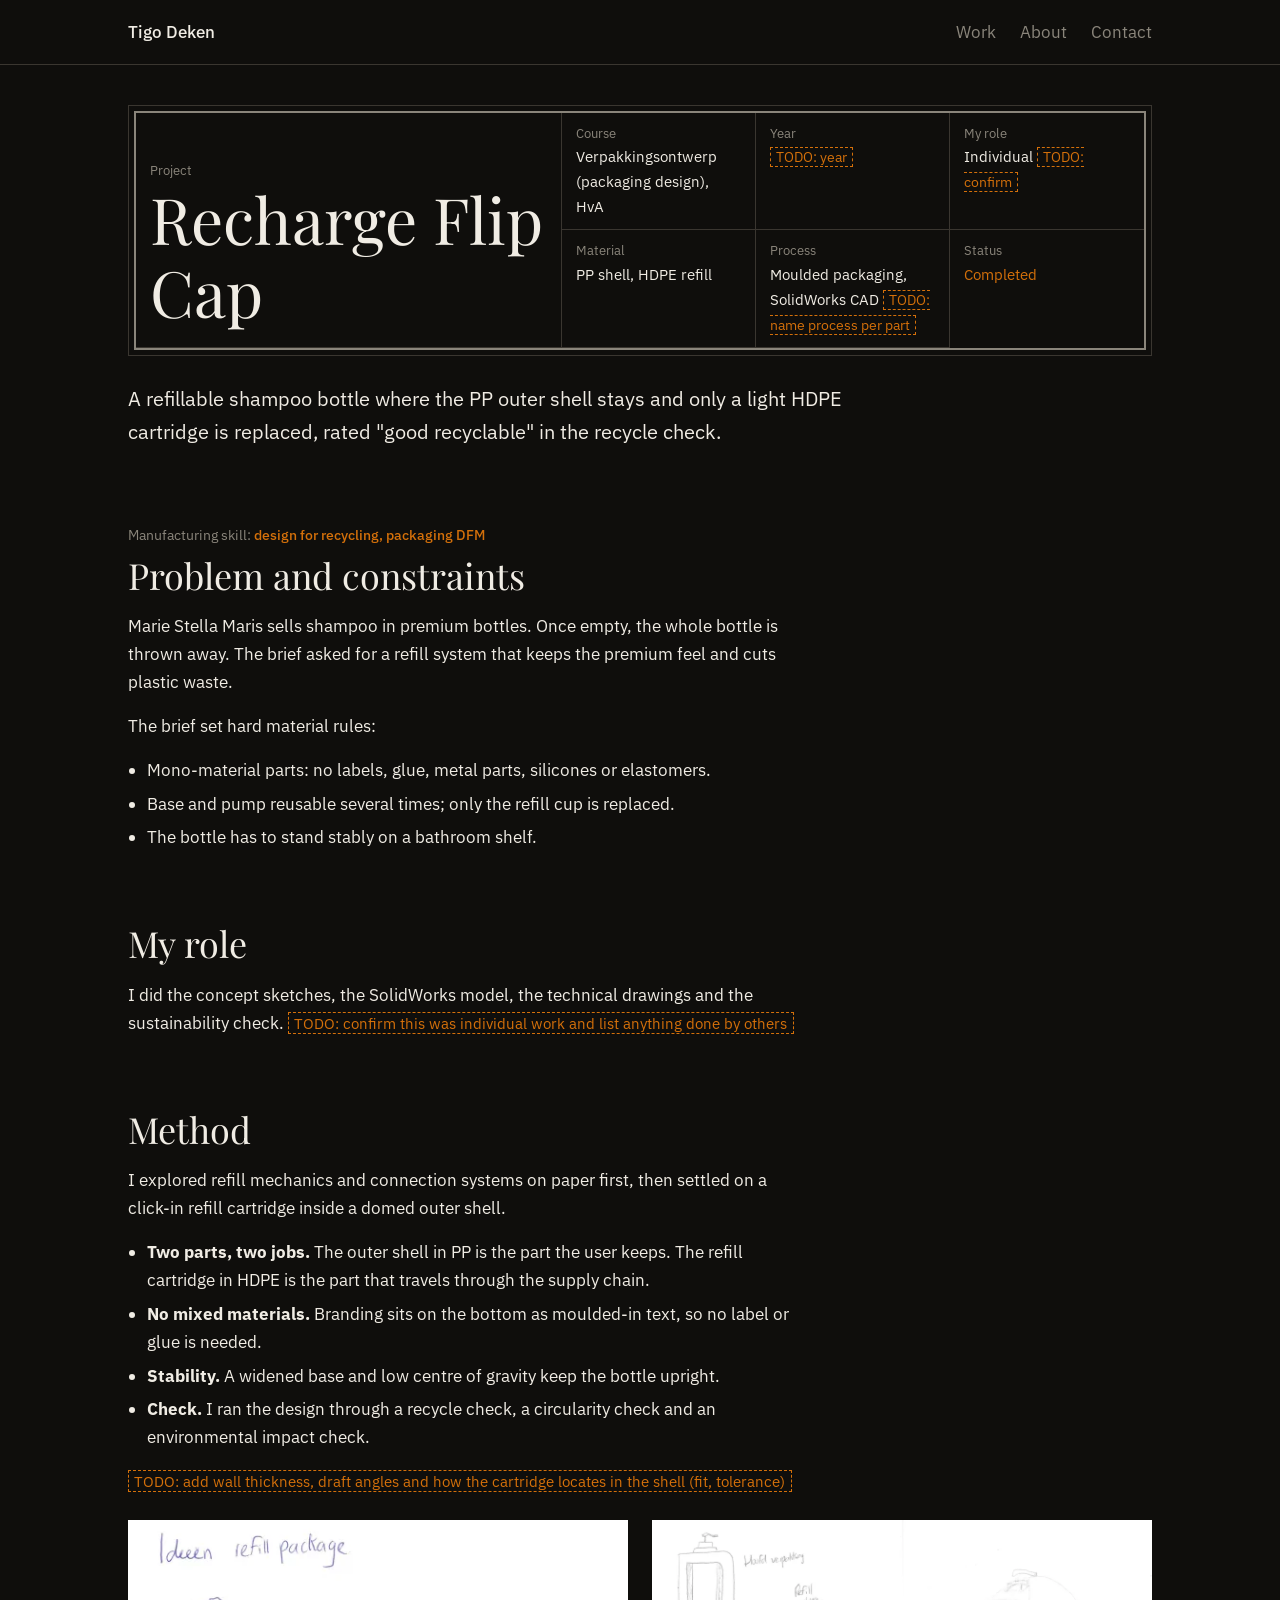
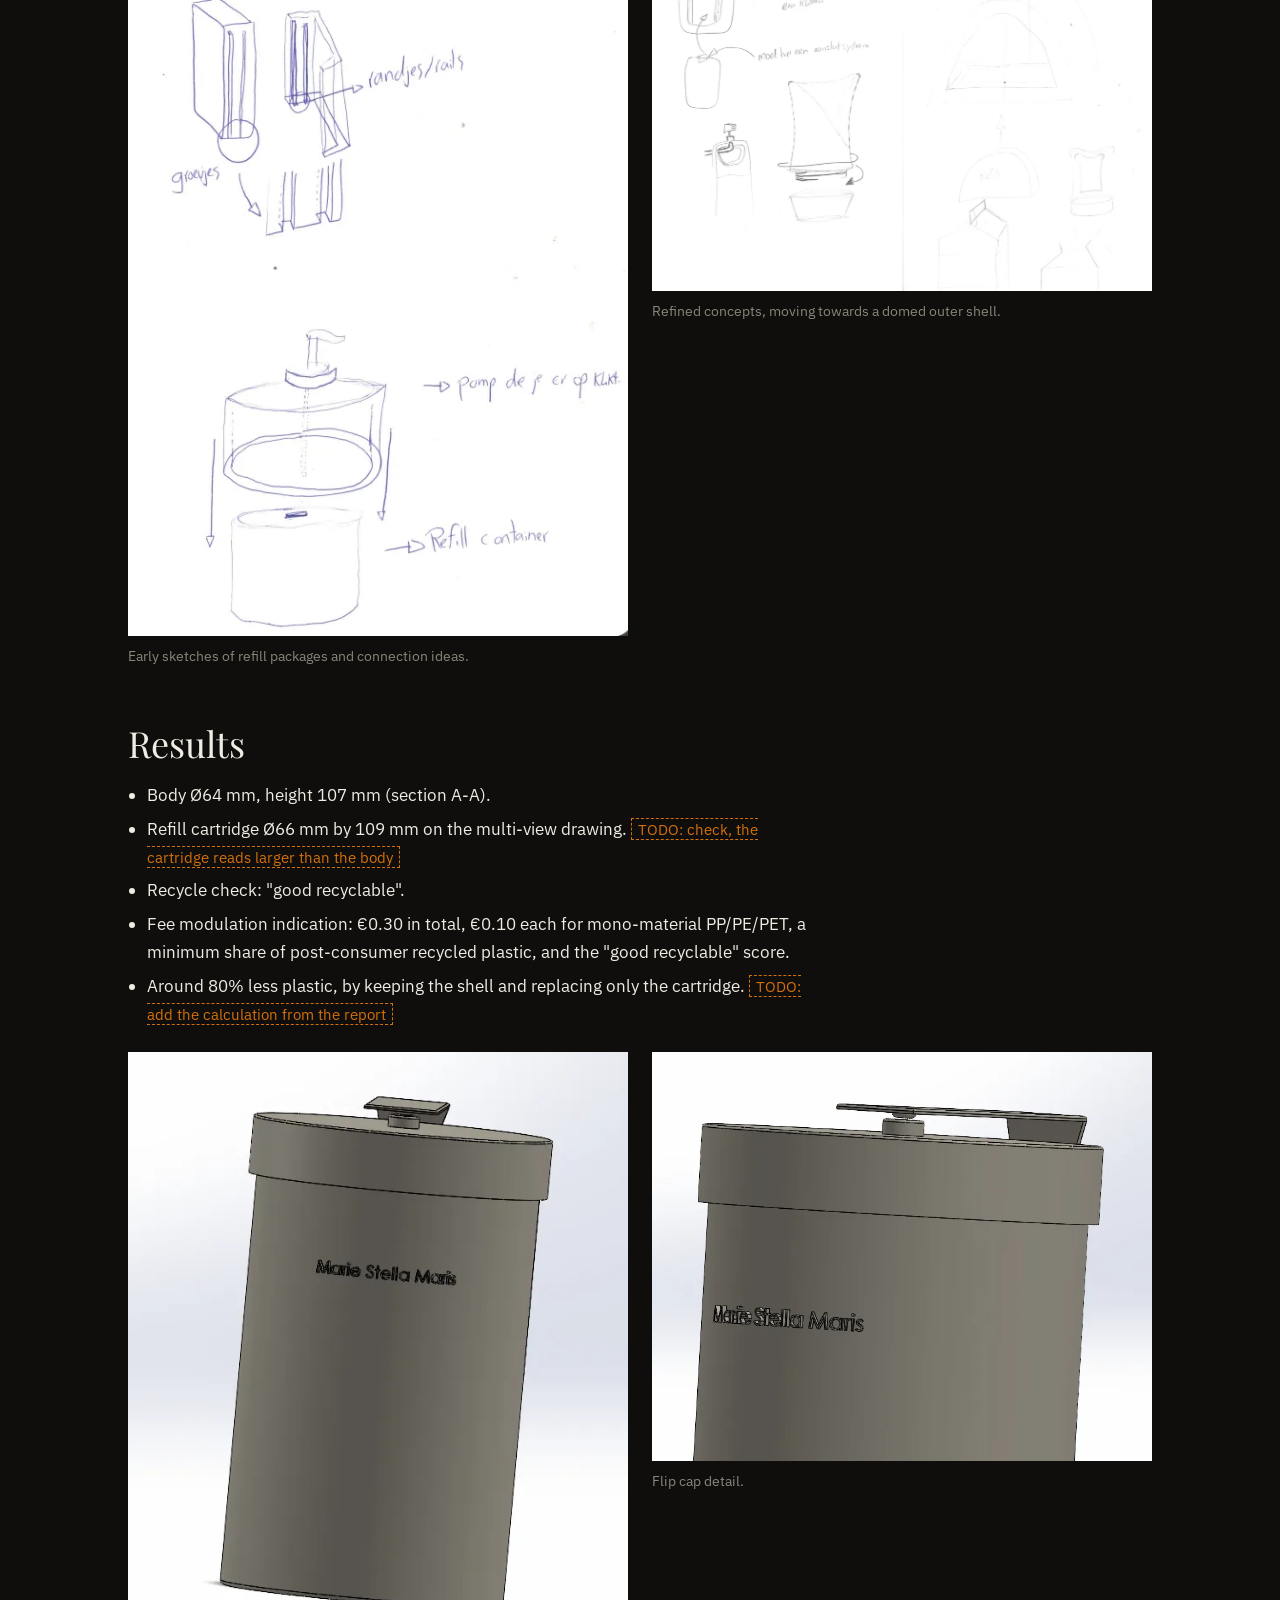
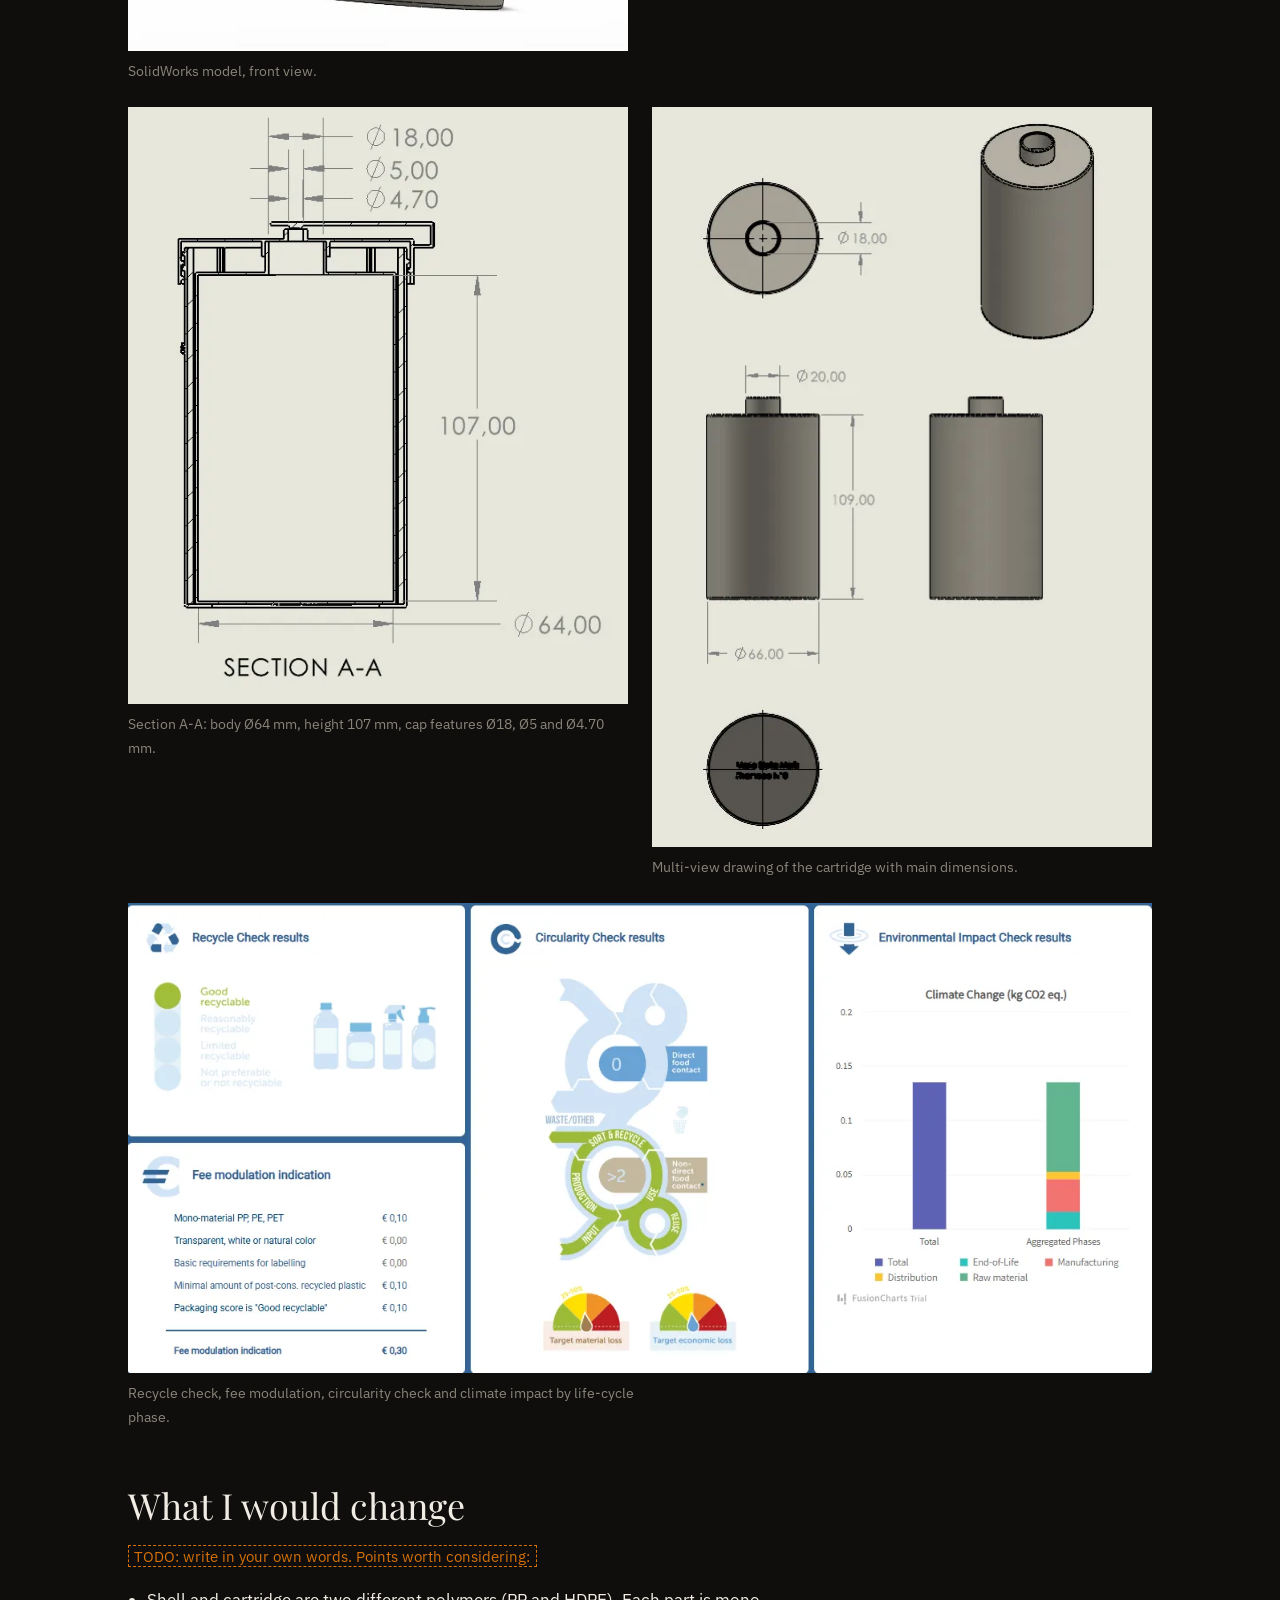
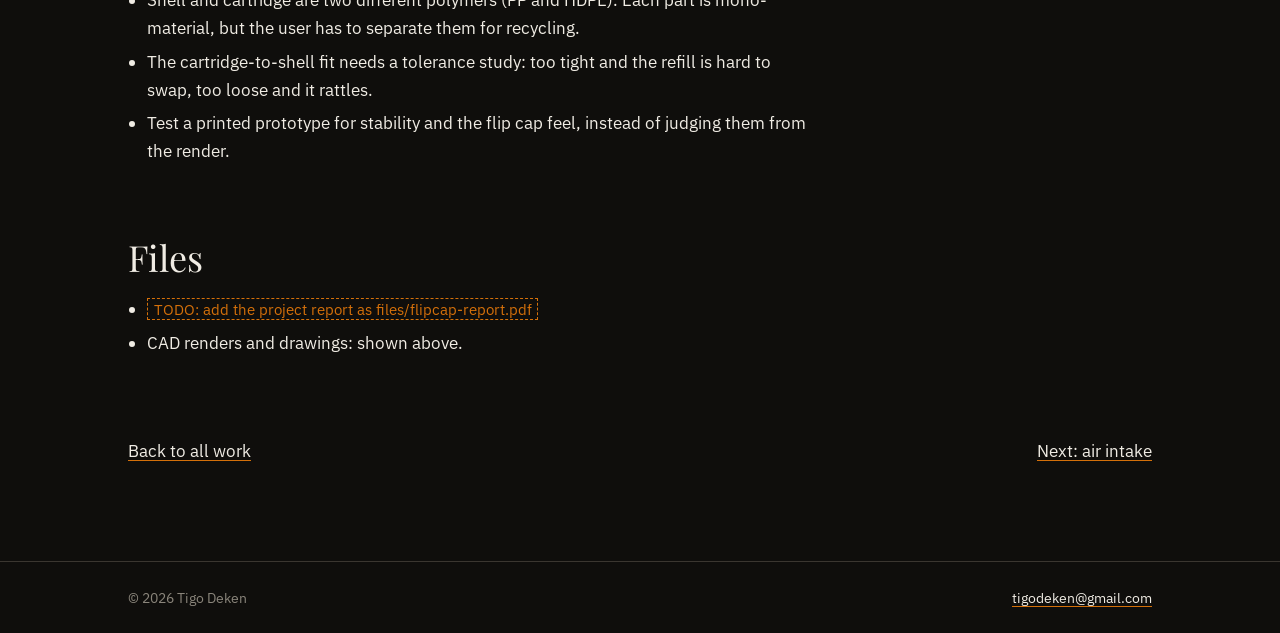
<file: flipcap.html>
<!DOCTYPE html>
<html lang="en">
<head>
  <meta charset="utf-8">
  <meta name="viewport" content="width=device-width, initial-scale=1">
  <title>Recharge Flip Cap — Tigo Deken</title>
  <meta name="description" content="Refillable shampoo bottle with a PP outer shell and HDPE refill cartridge, designed for recycling.">
  <meta property="og:title" content="Recharge Flip Cap — Tigo Deken">
  <meta property="og:description" content="Refillable shampoo bottle with a PP outer shell and HDPE refill cartridge.">
  <meta property="og:type" content="article">
  <meta property="og:url" content="https://tigodeken.github.io/flipcap.html">
  <meta property="og:image" content="https://tigodeken.github.io/img/og.jpg">
  <meta name="theme-color" content="#0f0e0c">
  <link rel="icon" href="favicon.svg" type="image/svg+xml">
  <link rel="preconnect" href="https://fonts.googleapis.com">
  <link rel="preconnect" href="https://fonts.gstatic.com" crossorigin>
  <link rel="stylesheet" href="https://fonts.googleapis.com/css2?family=IBM+Plex+Sans:wght@400;500&family=Playfair+Display:wght@400&display=swap">
  <link rel="stylesheet" href="style.css">
</head>
<body>
  <a class="skip" href="#main">Skip to content</a>
  <header class="site-header">
    <div class="wrap">
      <a class="name" href="./">Tigo Deken</a>
      <nav aria-label="Main">
        <a href="./#work">Work</a>
        <a href="./#about">About</a>
        <a href="./#contact">Contact</a>
      </nav>
    </div>
  </header>

  <main id="main" class="wrap">
    <div class="project-head">
      <dl class="title-block">
        <div class="tb-name"><dt>Project</dt><dd><h1>Recharge Flip Cap</h1></dd></div>
        <div><dt>Course</dt><dd>Verpakkingsontwerp (packaging design), HvA</dd></div>
        <div><dt>Year</dt><dd><span class="todo">TODO: year</span></dd></div>
        <div><dt>My role</dt><dd>Individual <span class="todo">TODO: confirm</span></dd></div>
        <div><dt>Material</dt><dd>PP shell, HDPE refill</dd></div>
        <div><dt>Process</dt><dd>Moulded packaging, SolidWorks CAD <span class="todo">TODO: name process per part</span></dd></div>
        <div class="tb-status"><dt>Status</dt><dd>Completed</dd></div>
      </dl>
      <p class="result">A refillable shampoo bottle where the PP outer shell stays and only a light HDPE cartridge is replaced, rated "good recyclable" in the recycle check.</p>
    </div>

    <section class="section prose">
      <span class="skill">Manufacturing skill: <strong>design for recycling, packaging DFM</strong></span>
      <h2>Problem and constraints</h2>
      <p>Marie Stella Maris sells shampoo in premium bottles. Once empty, the whole bottle is thrown away. The brief asked for a refill system that keeps the premium feel and cuts plastic waste.</p>
      <p>The brief set hard material rules:</p>
      <ul>
        <li>Mono-material parts: no labels, glue, metal parts, silicones or elastomers.</li>
        <li>Base and pump reusable several times; only the refill cup is replaced.</li>
        <li>The bottle has to stand stably on a bathroom shelf.</li>
      </ul>
    </section>

    <section class="section prose">
      <h2>My role</h2>
      <p>I did the concept sketches, the SolidWorks model, the technical drawings and the sustainability check. <span class="todo">TODO: confirm this was individual work and list anything done by others</span></p>
    </section>

    <section class="section">
      <div class="prose">
        <h2>Method</h2>
        <p>I explored refill mechanics and connection systems on paper first, then settled on a click-in refill cartridge inside a domed outer shell.</p>
        <ul>
          <li><strong>Two parts, two jobs.</strong> The outer shell in PP is the part the user keeps. The refill cartridge in HDPE is the part that travels through the supply chain.</li>
          <li><strong>No mixed materials.</strong> Branding sits on the bottom as moulded-in text, so no label or glue is needed.</li>
          <li><strong>Stability.</strong> A widened base and low centre of gravity keep the bottle upright.</li>
          <li><strong>Check.</strong> I ran the design through a recycle check, a circularity check and an environmental impact check.</li>
        </ul>
        <p><span class="todo">TODO: add wall thickness, draft angles and how the cartridge locates in the shell (fit, tolerance)</span></p>
      </div>
      <div class="figs two">
        <figure>
          <img class="paper" src="img/flipcap-sketch1.webp" width="525" height="752" loading="lazy" alt="Pen sketches of refill ideas: pouch refills, a pump with refill container, and a collapsible bag">
          <figcaption>Early sketches of refill packages and connection ideas.</figcaption>
        </figure>
        <figure>
          <img class="paper" src="img/flipcap-sketch2.webp" width="1052" height="781" loading="lazy" alt="Light pencil sketches of domed bottle shapes">
          <figcaption>Refined concepts, moving towards a domed outer shell.</figcaption>
        </figure>
      </div>
    </section>

    <section class="section">
      <div class="prose">
        <h2>Results</h2>
        <ul>
          <li>Body Ø64 mm, height 107 mm (section A-A).</li>
          <li>Refill cartridge Ø66 mm by 109 mm on the multi-view drawing. <span class="todo">TODO: check, the cartridge reads larger than the body</span></li>
          <li>Recycle check: "good recyclable".</li>
          <li>Fee modulation indication: €0.30 in total, €0.10 each for mono-material PP/PE/PET, a minimum share of post-consumer recycled plastic, and the "good recyclable" score.</li>
          <li>Around 80% less plastic, by keeping the shell and replacing only the cartridge. <span class="todo">TODO: add the calculation from the report</span></li>
        </ul>
      </div>
      <div class="figs two">
        <figure>
          <img src="img/flipcap-cad1.webp" width="585" height="701" loading="lazy" alt="SolidWorks model of the bottle, front view, with Marie Stella Maris text on the shell">
          <figcaption>SolidWorks model, front view.</figcaption>
        </figure>
        <figure>
          <img src="img/flipcap-cad2.webp" width="764" height="626" loading="lazy" alt="SolidWorks model, close-up of the flip cap lid and hinge">
          <figcaption>Flip cap detail.</figcaption>
        </figure>
        <figure>
          <img class="paper" src="img/flipcap-section.webp" width="565" height="675" loading="lazy" alt="Section A-A drawing showing body diameter 64 mm, height 107 mm and cap diameters 18, 5 and 4.70 mm">
          <figcaption>Section A-A: body Ø64 mm, height 107 mm, cap features Ø18, Ø5 and Ø4.70 mm.</figcaption>
        </figure>
        <figure>
          <img class="paper" src="img/flipcap-technical.webp" width="499" height="739" loading="lazy" alt="Multi-view drawing of the refill cartridge with diameters 18, 20 and 66 mm and height 109 mm">
          <figcaption>Multi-view drawing of the cartridge with main dimensions.</figcaption>
        </figure>
      </div>
      <figure style="margin-top:1.5rem">
        <img class="paper" src="img/flipcap-eco.webp" width="1276" height="586" loading="lazy" alt="Three result panels: recycle check rated good recyclable, circularity check diagram, and climate change chart in kg CO2 equivalent by phase">
        <figcaption>Recycle check, fee modulation, circularity check and climate impact by life-cycle phase.</figcaption>
      </figure>
    </section>

    <section class="section prose">
      <h2>What I would change</h2>
      <p><span class="todo">TODO: write in your own words. Points worth considering:</span></p>
      <ul>
        <li>Shell and cartridge are two different polymers (PP and HDPE). Each part is mono-material, but the user has to separate them for recycling.</li>
        <li>The cartridge-to-shell fit needs a tolerance study: too tight and the refill is hard to swap, too loose and it rattles.</li>
        <li>Test a printed prototype for stability and the flip cap feel, instead of judging them from the render.</li>
      </ul>
    </section>

    <section class="section prose">
      <h2>Files</h2>
      <ul>
        <li><span class="todo">TODO: add the project report as files/flipcap-report.pdf</span></li>
        <li>CAD renders and drawings: shown above.</li>
      </ul>
    </section>

    <nav class="pager" aria-label="Projects">
      <a href="./">Back to all work</a>
      <a href="air-intake.html">Next: air intake</a>
    </nav>
  </main>

  <footer class="site-footer">
    <div class="wrap"><span>© 2026 Tigo Deken</span><a href="mailto:tigodeken@gmail.com">tigodeken@gmail.com</a></div>
  </footer>
</body>
</html>
</file>
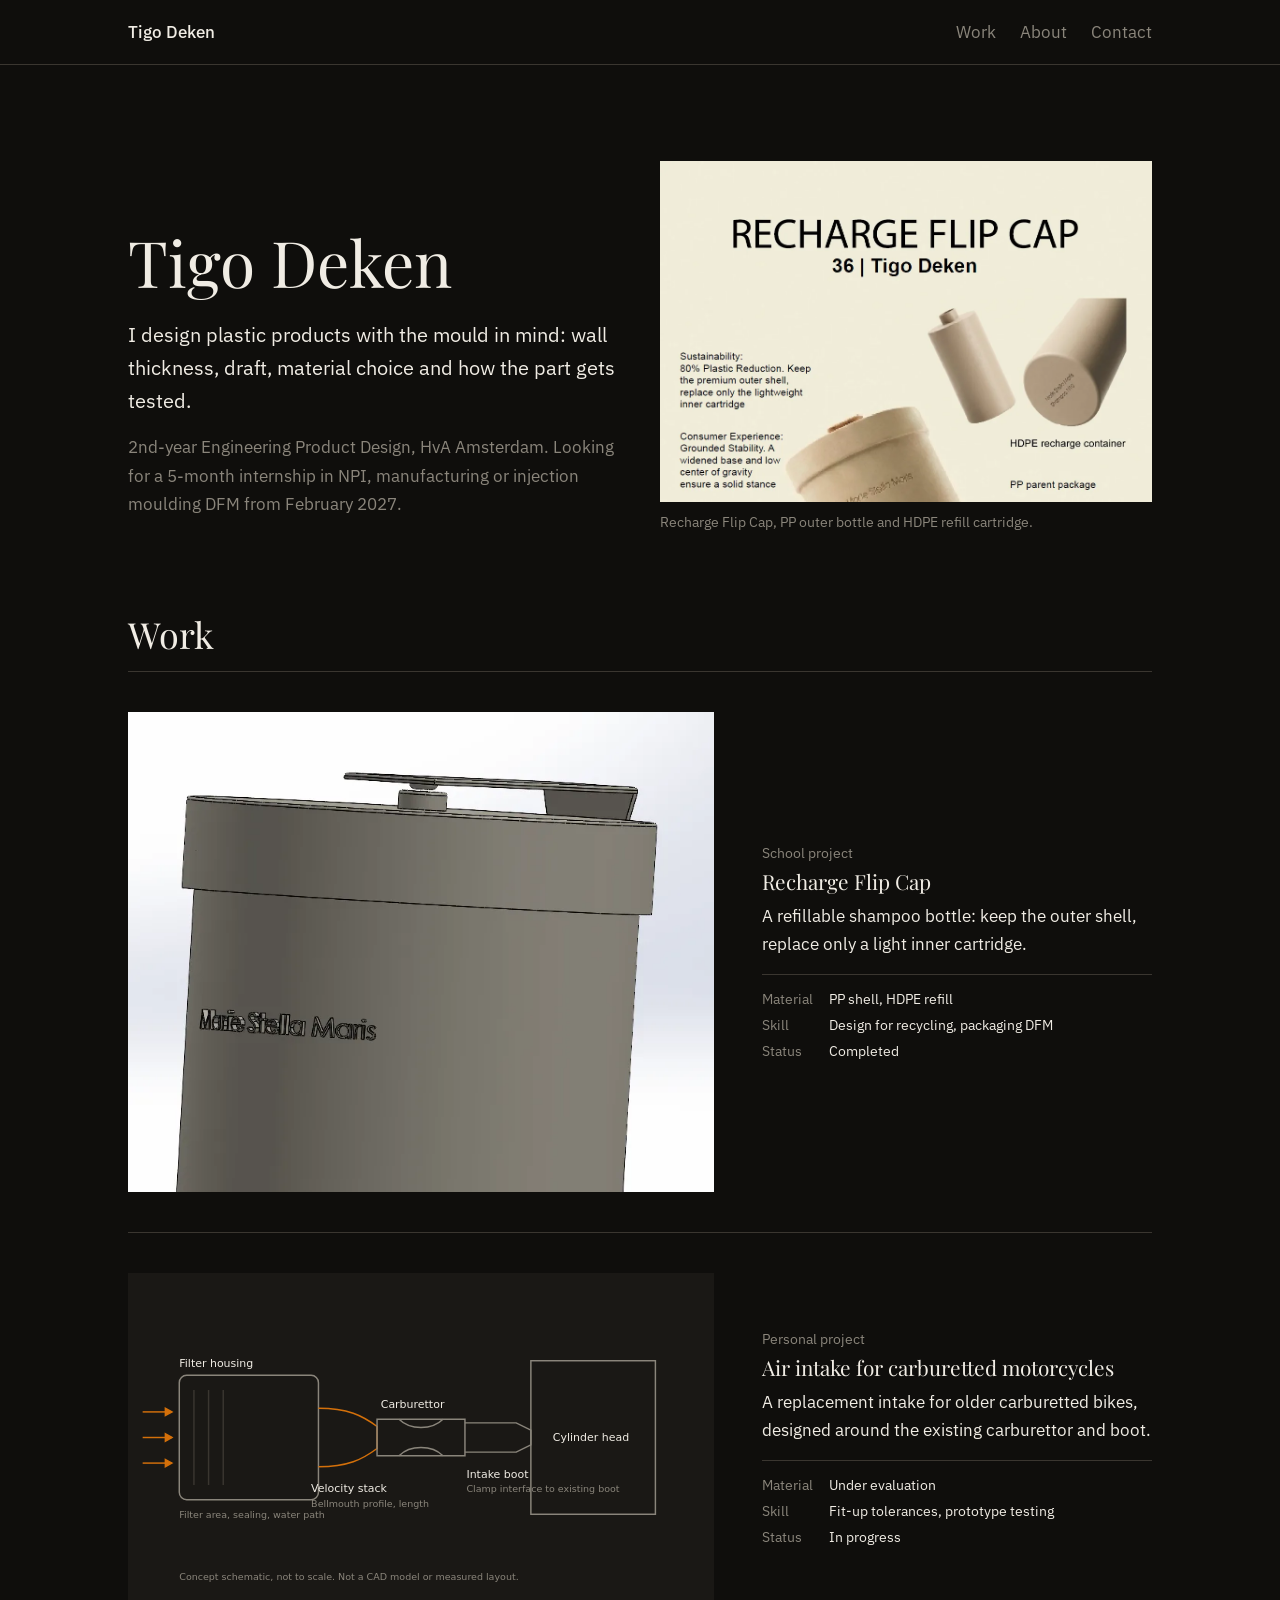
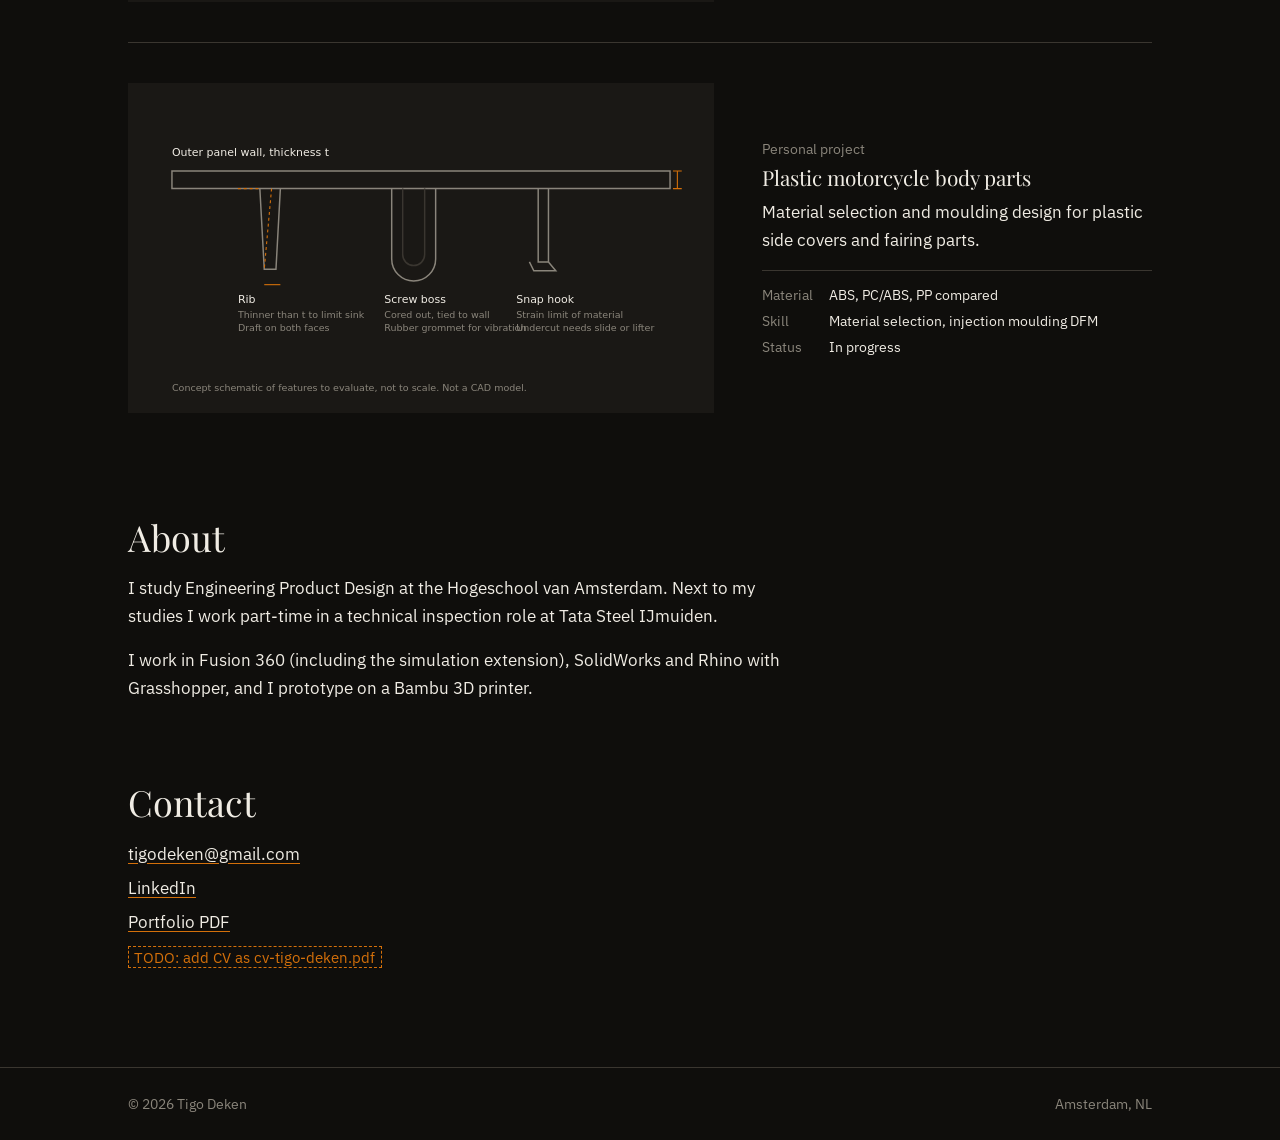
<file: index-old.html>
<!DOCTYPE html>
<html lang="en">
<head>
  <meta charset="utf-8">
  <meta name="viewport" content="width=device-width, initial-scale=1">
  <title>Tigo Deken — product design engineering portfolio</title>
  <meta name="description" content="Engineering Product Design student at HvA Amsterdam, looking for a manufacturing and DFM internship from February 2027.">
  <meta property="og:title" content="Tigo Deken — product design engineering portfolio">
  <meta property="og:description" content="Design for manufacture, injection moulding and plastic parts. Looking for an internship from February 2027.">
  <meta property="og:type" content="website">
  <meta property="og:url" content="https://tigodeken.github.io/">
  <meta property="og:image" content="https://tigodeken.github.io/img/og.jpg">
  <meta name="theme-color" content="#0f0e0c">
  <link rel="icon" href="favicon.svg" type="image/svg+xml">
  <link rel="preconnect" href="https://fonts.googleapis.com">
  <link rel="preconnect" href="https://fonts.gstatic.com" crossorigin>
  <link rel="stylesheet" href="https://fonts.googleapis.com/css2?family=IBM+Plex+Sans:wght@400;500&family=Playfair+Display:wght@400&display=swap">
  <link rel="stylesheet" href="style.css">
</head>
<body>
  <a class="skip" href="#main">Skip to content</a>
  <header class="site-header">
    <div class="wrap">
      <a class="name" href="./">Tigo Deken</a>
      <nav aria-label="Main">
        <a href="#work">Work</a>
        <a href="#about">About</a>
        <a href="#contact">Contact</a>
      </nav>
    </div>
  </header>

  <main id="main">
    <section class="hero wrap">
      <div>
        <h1>Tigo Deken</h1>
        <p class="lede">I design plastic products with the mould in mind: wall thickness, draft, material choice and how the part gets tested.</p>
        <p class="muted">2nd-year Engineering Product Design, HvA Amsterdam. Looking for a 5-month internship in NPI, manufacturing or injection moulding DFM from February 2027.</p>
      </div>
      <figure>
        <img src="img/flipcap-hero.webp" width="1051" height="728" alt="Render of the Recharge Flip Cap: a PP outer bottle with flip cap next to its HDPE refill cartridge">
        <figcaption>Recharge Flip Cap, PP outer bottle and HDPE refill cartridge.</figcaption>
      </figure>
    </section>

    <section id="work" class="work wrap" aria-labelledby="work-title">
      <h2 id="work-title">Work</h2>

      <a class="row" href="flipcap.html">
        <figure>
          <img src="img/flipcap-cad2.webp" width="764" height="626" loading="lazy" alt="SolidWorks model, close-up of the flip cap hinge and lid on the outer bottle">
        </figure>
        <div>
          <p class="kind">School project</p>
          <h3>Recharge Flip Cap</h3>
          <p>A refillable shampoo bottle: keep the outer shell, replace only a light inner cartridge.</p>
          <dl class="specs">
            <dt>Material</dt><dd>PP shell, HDPE refill</dd>
            <dt>Skill</dt><dd>Design for recycling, packaging DFM</dd>
            <dt>Status</dt><dd>Completed</dd>
          </dl>
        </div>
      </a>

      <a class="row" href="air-intake.html">
        <figure>
          <img src="img/intake-schematic.svg" width="800" height="450" loading="lazy" alt="Schematic side view of the intake path: filter housing, velocity stack, carburettor, intake boot and cylinder head">
        </figure>
        <div>
          <p class="kind">Personal project</p>
          <h3>Air intake for carburetted motorcycles</h3>
          <p>A replacement intake for older carburetted bikes, designed around the existing carburettor and boot.</p>
          <dl class="specs">
            <dt>Material</dt><dd>Under evaluation</dd>
            <dt>Skill</dt><dd>Fit-up tolerances, prototype testing</dd>
            <dt>Status</dt><dd>In progress</dd>
          </dl>
        </div>
      </a>

      <a class="row" href="body-panels.html">
        <figure>
          <img src="img/panel-dfm.svg" width="800" height="450" loading="lazy" alt="Schematic cross-section of a plastic body panel with a rib, a screw boss and a snap hook">
        </figure>
        <div>
          <p class="kind">Personal project</p>
          <h3>Plastic motorcycle body parts</h3>
          <p>Material selection and moulding design for plastic side covers and fairing parts.</p>
          <dl class="specs">
            <dt>Material</dt><dd>ABS, PC/ABS, PP compared</dd>
            <dt>Skill</dt><dd>Material selection, injection moulding DFM</dd>
            <dt>Status</dt><dd>In progress</dd>
          </dl>
        </div>
      </a>
    </section>

    <section id="about" class="about wrap" aria-labelledby="about-title">
      <div class="prose">
        <h2 id="about-title">About</h2>
        <p>I study Engineering Product Design at the Hogeschool van Amsterdam. Next to my studies I work part-time in a technical inspection role at Tata Steel IJmuiden.</p>
        <p>I work in Fusion 360 (including the simulation extension), SolidWorks and Rhino with Grasshopper, and I prototype on a Bambu 3D printer.</p>
      </div>
    </section>

    <section id="contact" class="contact wrap" aria-labelledby="contact-title">
      <h2 id="contact-title">Contact</h2>
      <ul>
        <li><a href="mailto:tigodeken@gmail.com">tigodeken@gmail.com</a></li>
        <li><a href="https://www.linkedin.com/in/tigo-deken/">LinkedIn</a></li>
        <li><a href="portfolio-tigo-deken.pdf">Portfolio PDF</a></li>
        <li><span class="todo">TODO: add CV as cv-tigo-deken.pdf</span></li>
      </ul>
    </section>
  </main>

  <footer class="site-footer">
    <div class="wrap"><span>© 2026 Tigo Deken</span><span>Amsterdam, NL</span></div>
  </footer>
</body>
</html>
</file>
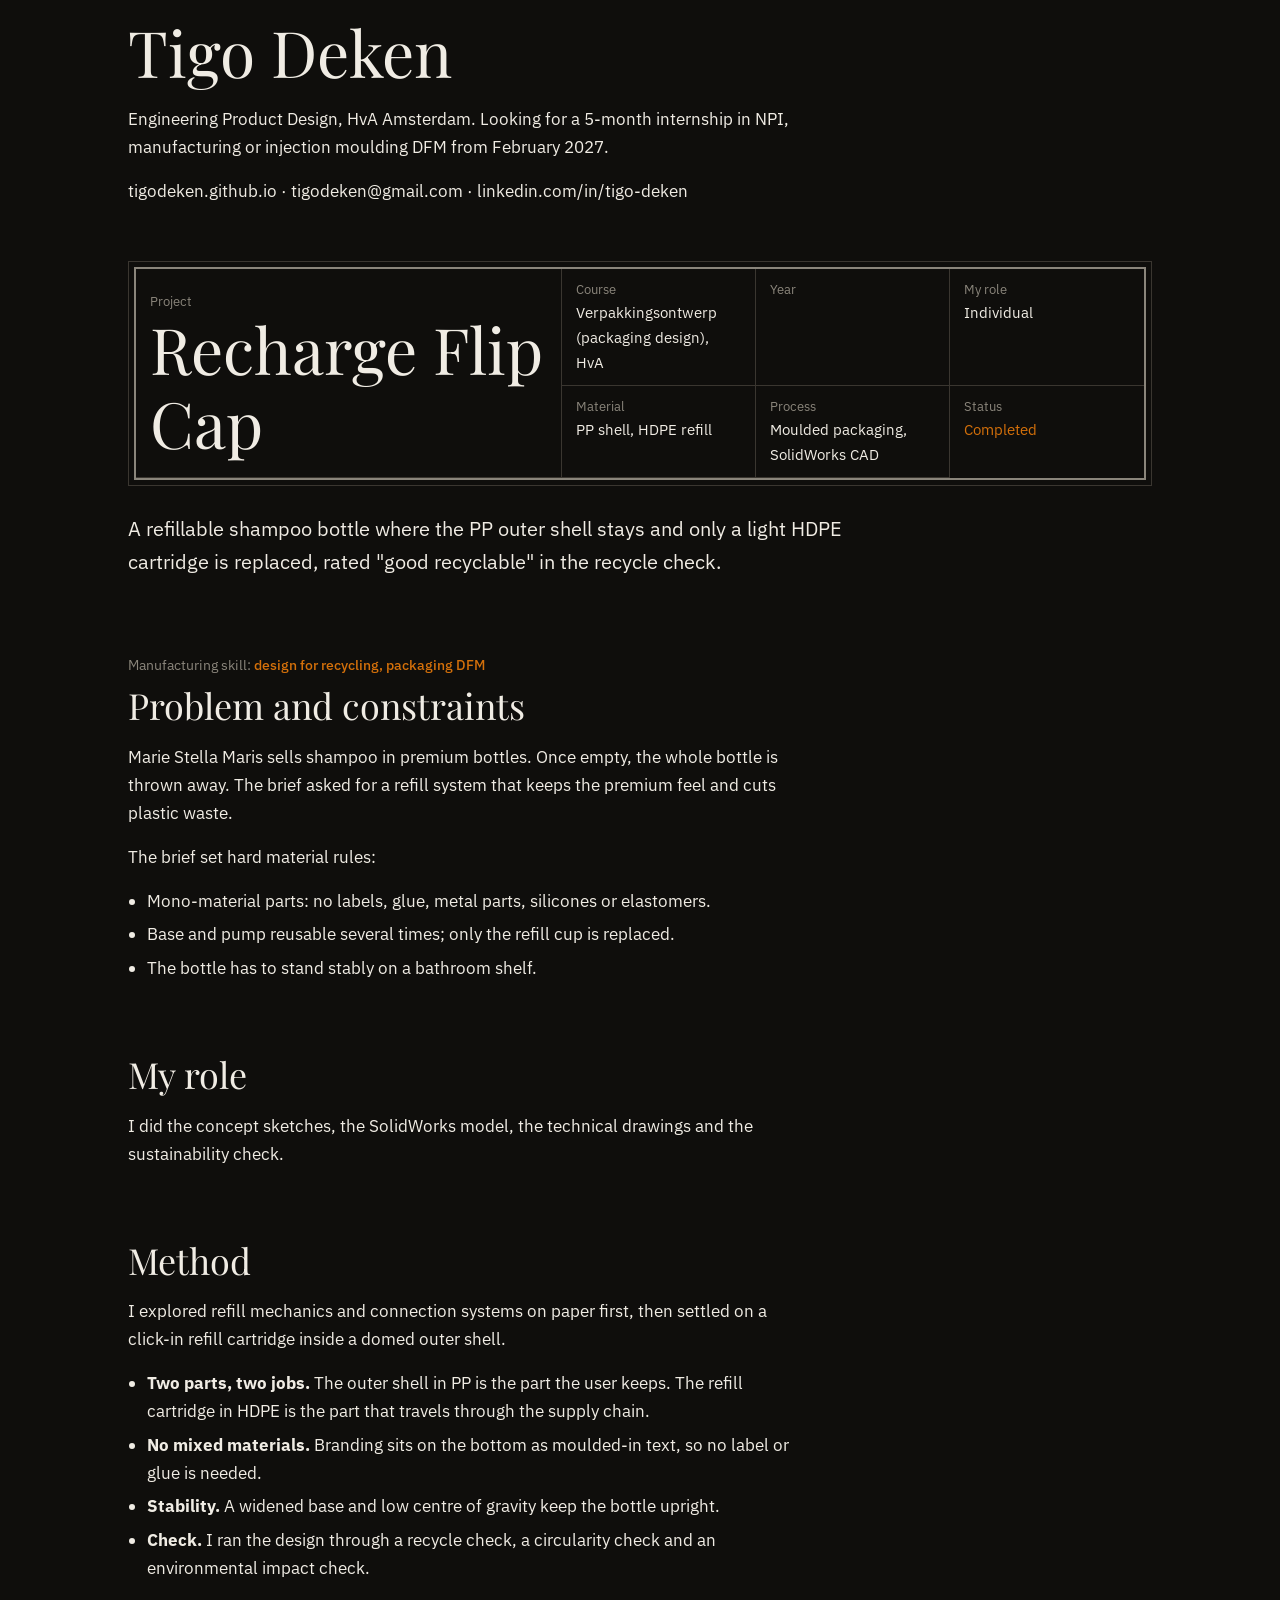
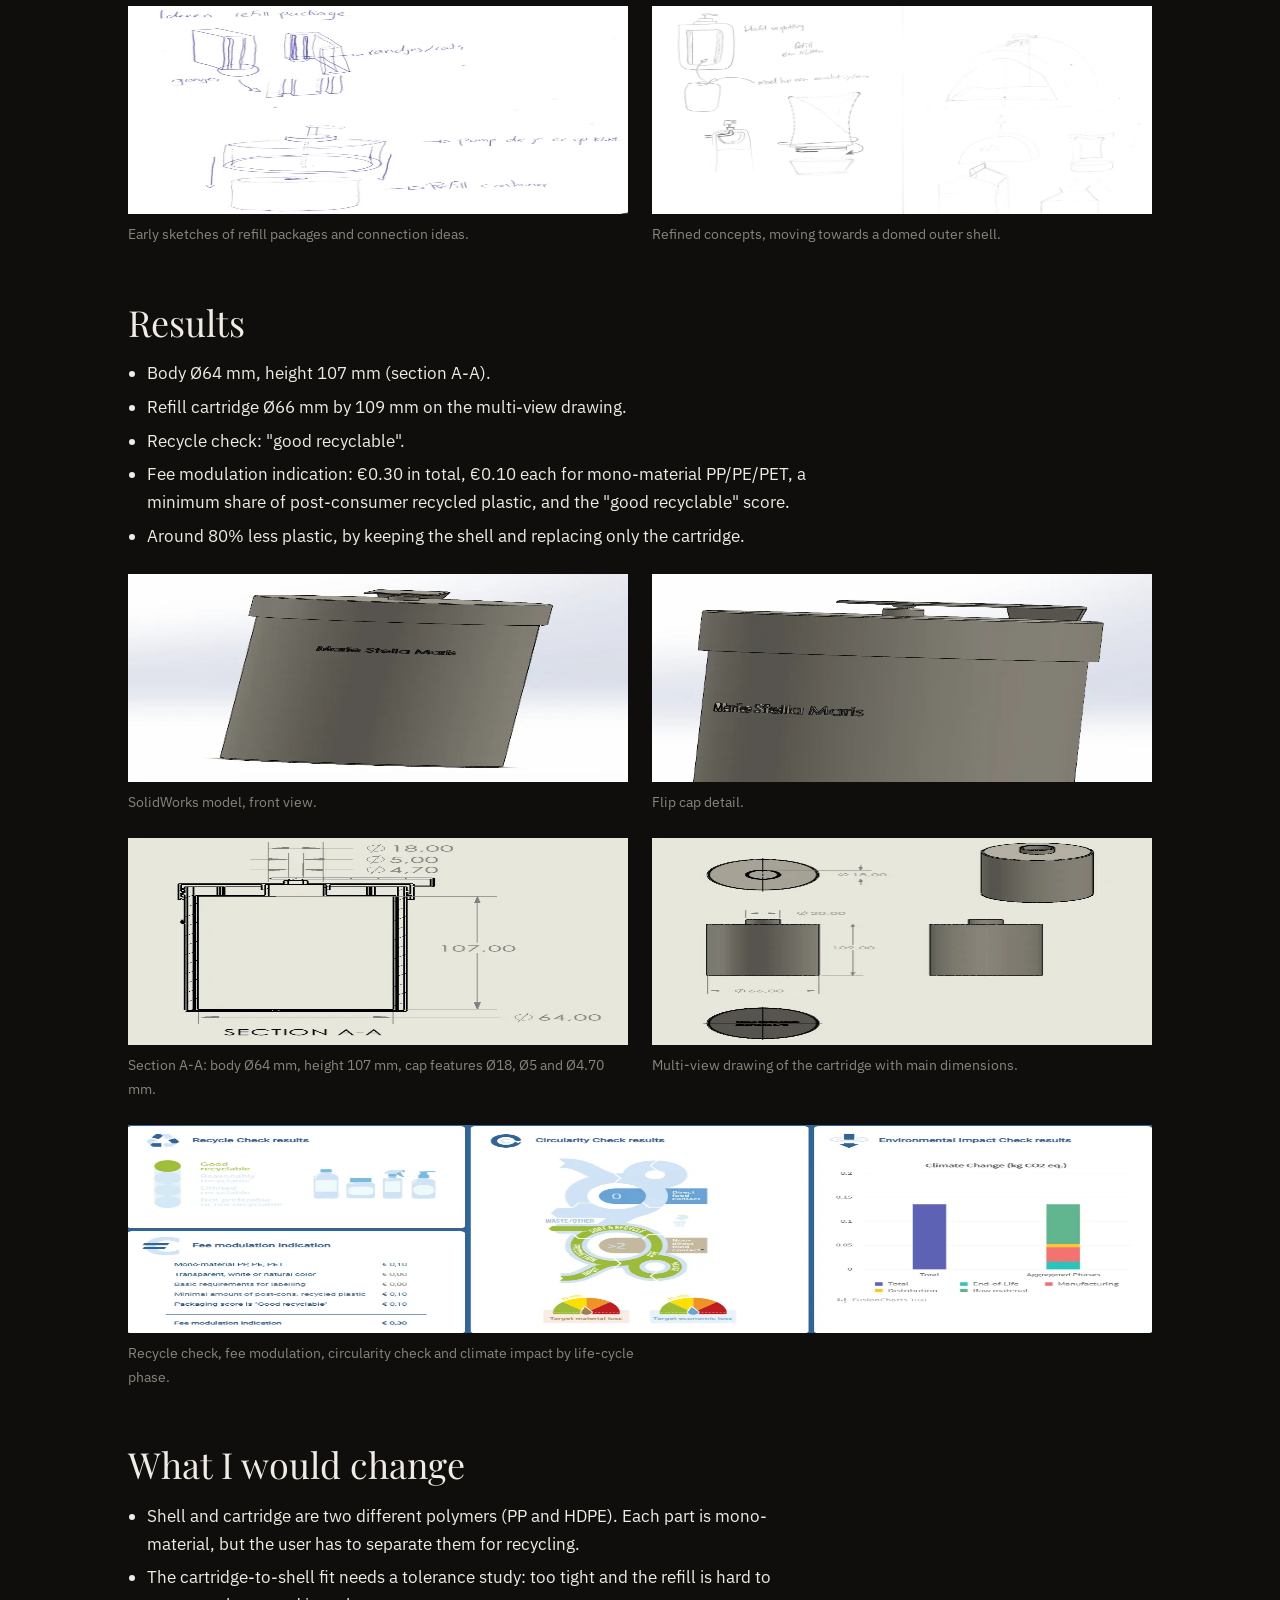
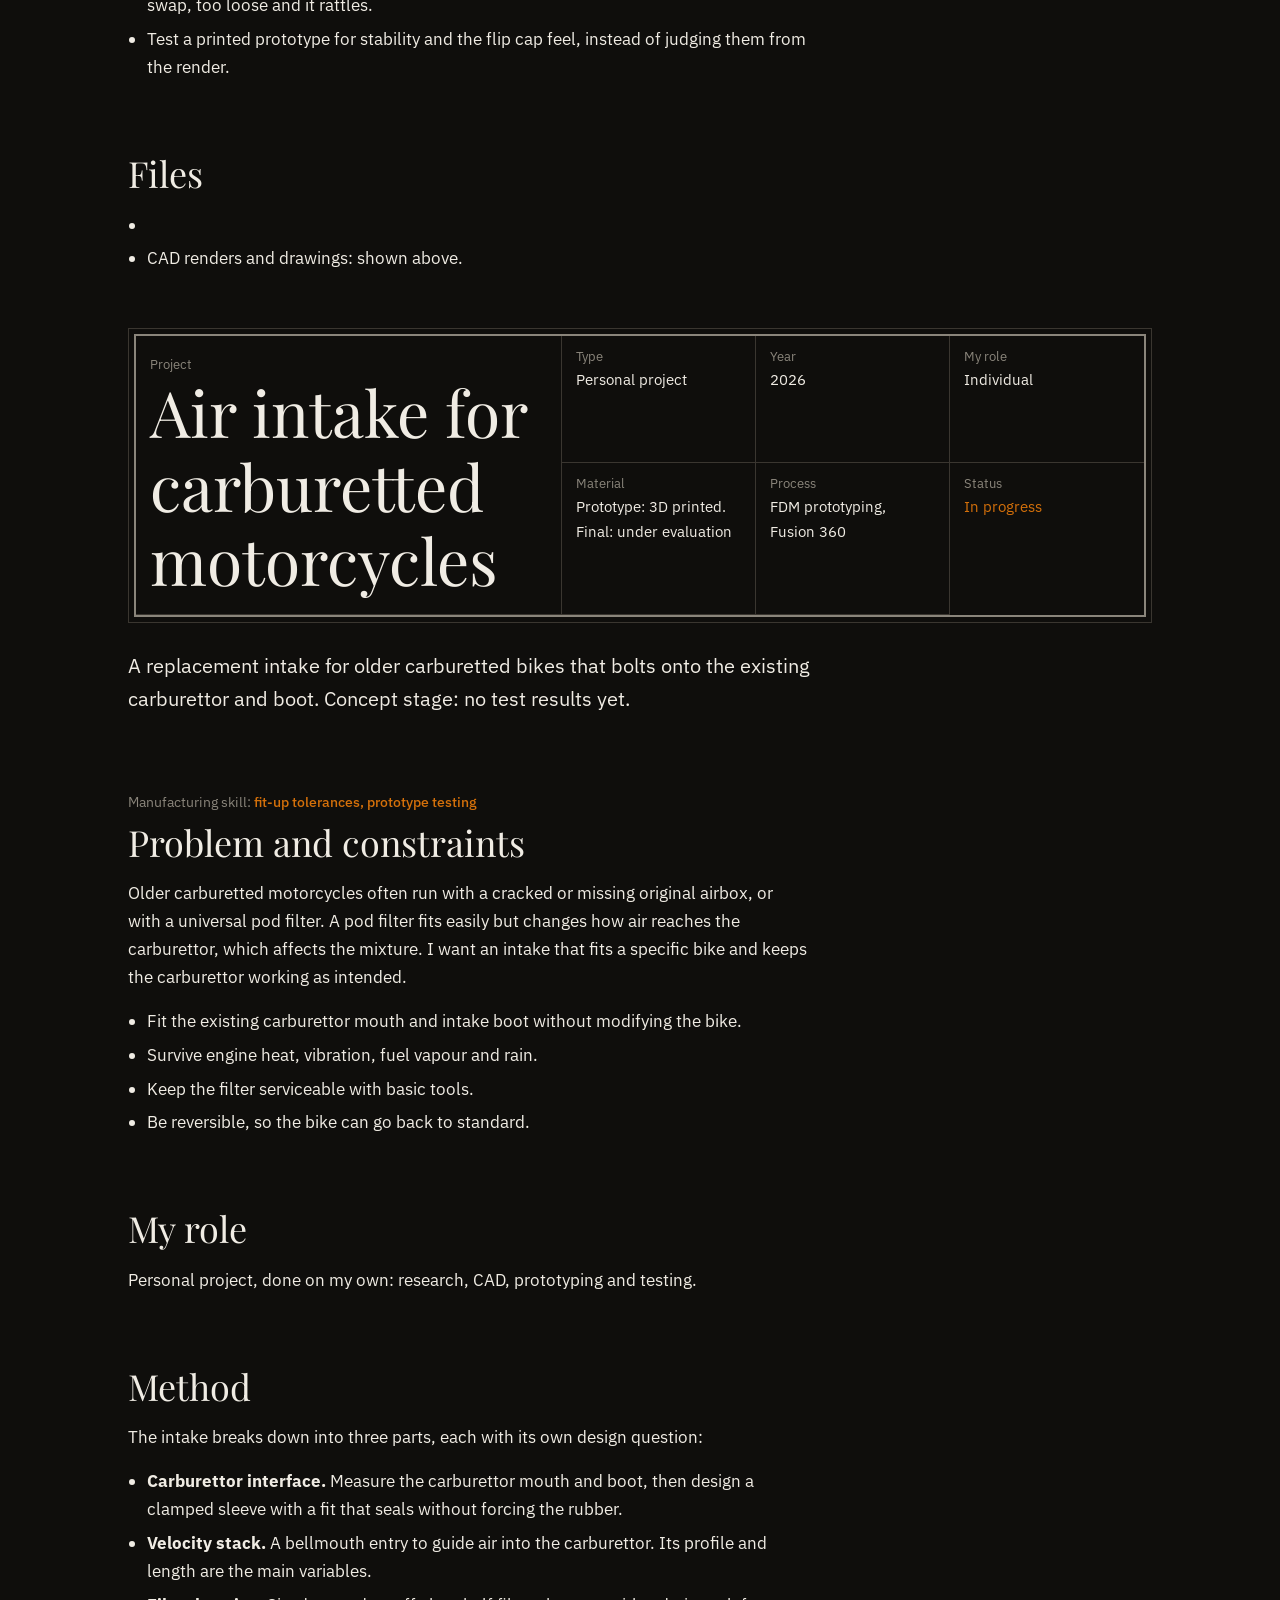
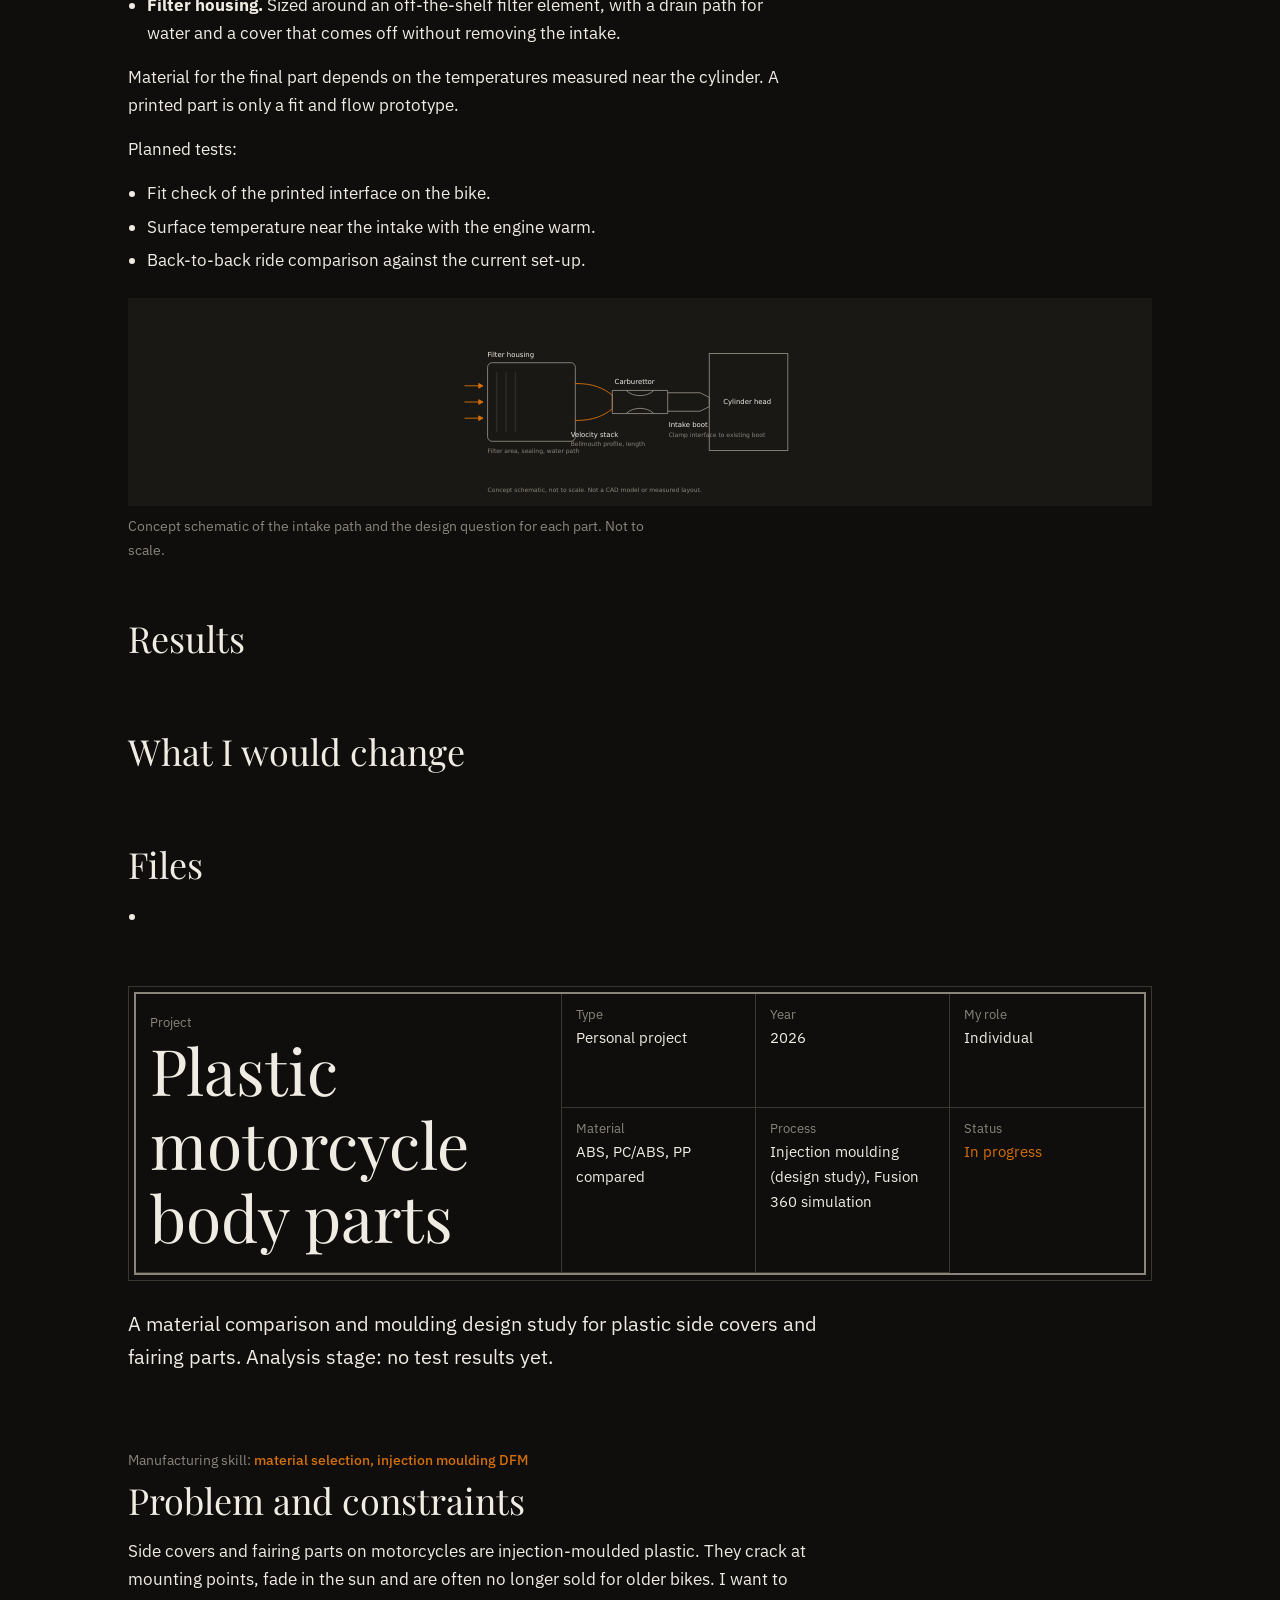
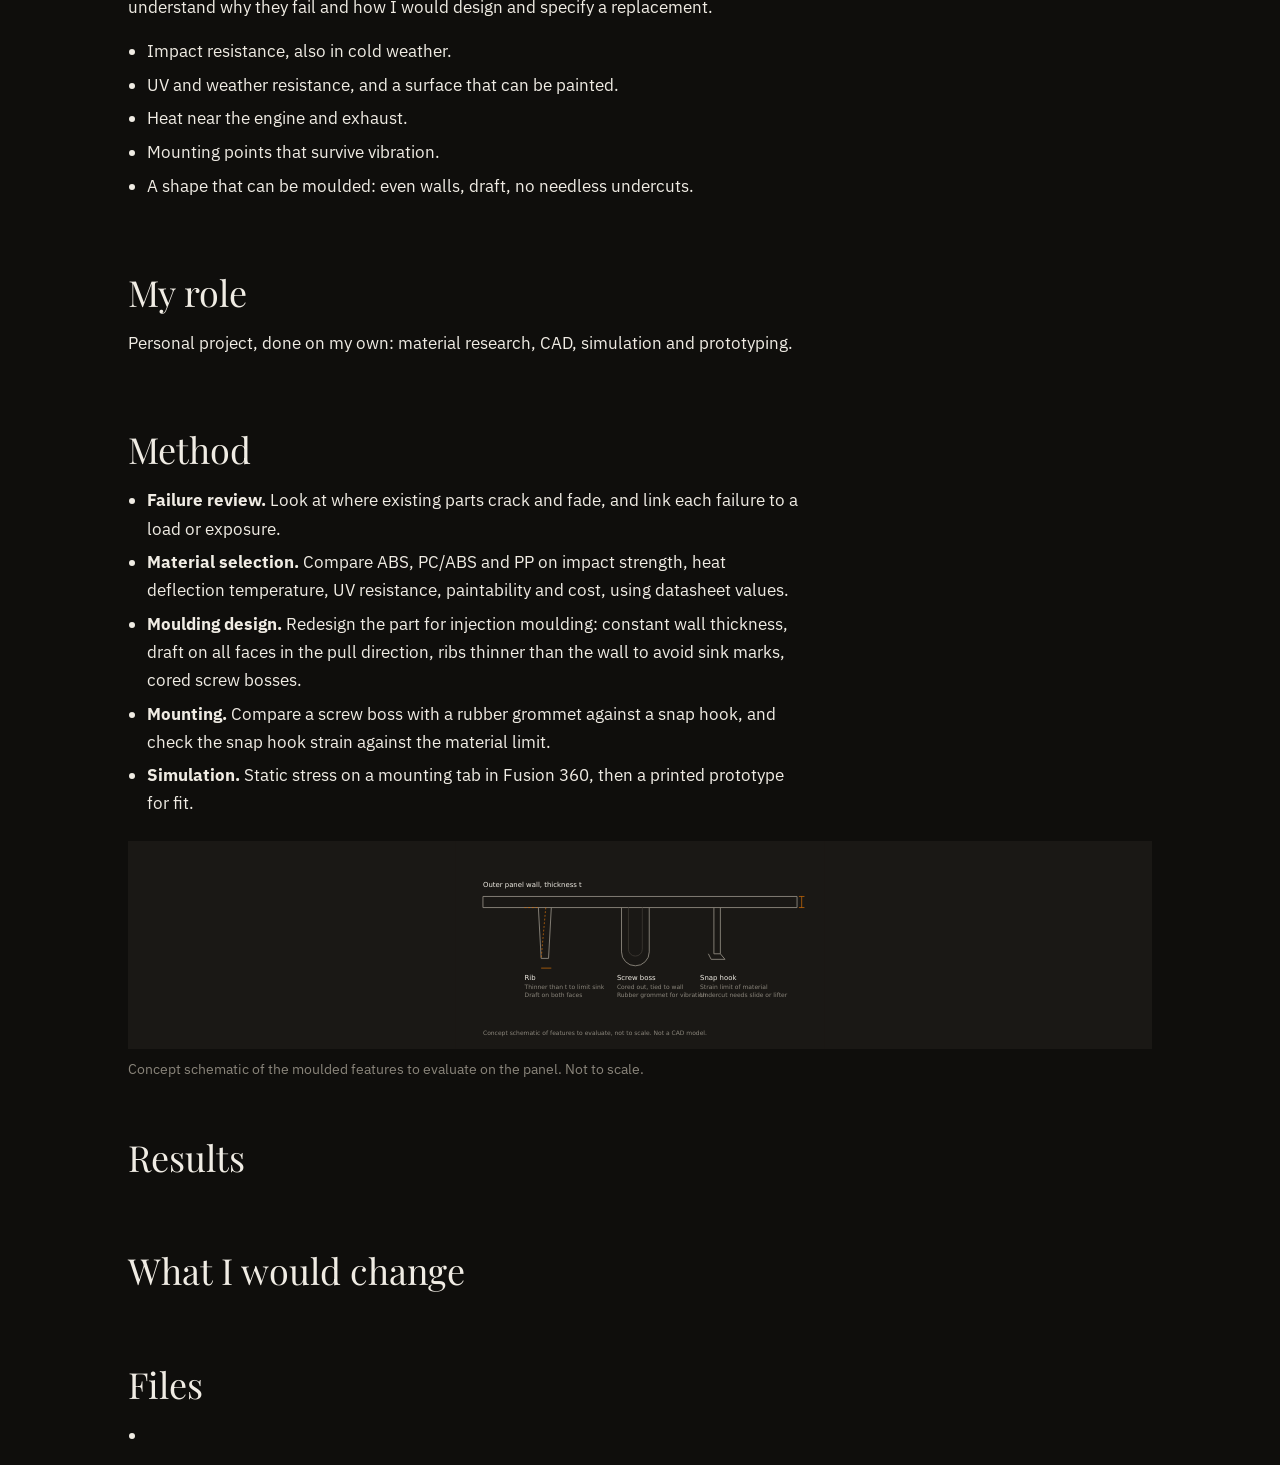
<file: print.html>
<!DOCTYPE html>
<html lang="en">
<head>
  <meta charset="utf-8">
  <meta name="robots" content="noindex">
  <title>Portfolio print — Tigo Deken</title>
  <link rel="stylesheet" href="https://fonts.googleapis.com/css2?family=IBM+Plex+Sans:wght@400;500&family=Playfair+Display:wght@400&display=swap">
  <link rel="stylesheet" href="style.css">
  <style>.pager, .todo { display: none; } .cover { padding-top: 4mm; } .cover + .project { break-before: auto; } figure img { max-height: 55mm !important; } .cover h1 { margin-bottom: 1rem; }</style>
</head>
<body>
  <main id="out" class="wrap">
    <section class="cover prose">
      <h1>Tigo Deken</h1>
      <p>Engineering Product Design, HvA Amsterdam. Looking for a 5-month internship in NPI, manufacturing or injection moulding DFM from February 2027.</p>
      <p>tigodeken.github.io · tigodeken@gmail.com · linkedin.com/in/tigo-deken</p>
    </section>
  </main>
  <script>
    (async () => {
      const out = document.getElementById('out');
      for (const page of ['flipcap.html', 'air-intake.html', 'body-panels.html']) {
        const html = await (await fetch(page)).text();
        const main = new DOMParser().parseFromString(html, 'text/html').querySelector('main');
        const art = document.createElement('article');
        art.className = 'project';
        art.innerHTML = main.innerHTML;
        out.append(art);
      }
      document.querySelectorAll('img').forEach(i => i.loading = 'eager');
      document.body.dataset.ready = '1';
    })();
  </script>
</body>
</html>
</file>
<file: style.css>
:root {
  --bg: #0f0e0c;
  --surface: #1a1815;
  --text: #f0ece4;
  --muted: #8a857b;
  --accent: #d4700a;
  --line: #3a3630;
  --serif: "Playfair Display", Georgia, serif;
  --sans: "IBM Plex Sans", system-ui, -apple-system, "Segoe UI", sans-serif;
  --wrap: 1120px;
  --gutter: clamp(16px, 4vw, 48px);
}

*, *::before, *::after { box-sizing: border-box; }

html { -webkit-text-size-adjust: 100%; }

body {
  margin: 0;
  background: var(--bg);
  color: var(--text);
  font: 400 1.0625rem/1.65 var(--sans);
}

img, svg { display: block; max-width: 100%; height: auto; }

a { color: var(--text); text-decoration-color: var(--accent); text-underline-offset: 3px; }
a:hover { color: var(--accent); }
:focus-visible { outline: 2px solid var(--accent); outline-offset: 3px; }

h1, h2, h3 { font-family: var(--serif); font-weight: 400; line-height: 1.15; margin: 0; }
h1 { font-size: clamp(2.25rem, 6vw, 4rem); }
h2 { font-size: clamp(1.6rem, 3.2vw, 2.25rem); margin-bottom: 1rem; }
h3 { font-size: 1.3rem; margin-bottom: .5rem; }
p { margin: 0 0 1rem; }

.wrap { max-width: var(--wrap); margin: 0 auto; padding: 0 var(--gutter); }
.prose { max-width: 68ch; }
.muted { color: var(--muted); }
.skip { position: absolute; left: -999px; }
.skip:focus { left: var(--gutter); top: 8px; background: var(--surface); padding: 8px 12px; }

.todo {
  color: var(--accent);
  border: 1px dashed var(--accent);
  padding: 0 .35em;
  font-size: .9em;
}

/* Header / footer */
.site-header { border-bottom: 1px solid var(--line); }
.site-header .wrap { display: flex; justify-content: space-between; align-items: center; gap: 1rem; padding-block: 18px; }
.site-header .name { text-decoration: none; font-weight: 500; }
.site-header nav { display: flex; gap: 1.5rem; }
.site-header nav a { text-decoration: none; color: var(--muted); }
.site-header nav a:hover, .site-header nav a[aria-current] { color: var(--text); }

.site-footer { border-top: 1px solid var(--line); margin-top: 6rem; }
.site-footer .wrap { padding-block: 24px; display: flex; flex-wrap: wrap; justify-content: space-between; gap: 1rem; color: var(--muted); font-size: .9rem; }

/* Hero */
.hero { padding-block: clamp(3rem, 8vw, 6rem) 3rem; display: grid; gap: 2.5rem; }
.hero .lede { font-size: 1.25rem; max-width: 52ch; margin-top: 1.25rem; }
.hero figure { margin: 0; }
@media (min-width: 900px) {
  .hero { grid-template-columns: 1fr 1fr; align-items: end; }
}

/* Title block: the one memorable element */
.title-block {
  border: 2px solid var(--muted);
  outline: 1px solid var(--line);
  outline-offset: 5px;
  margin: 6px;
  display: grid;
  grid-template-columns: repeat(2, 1fr);
}
.title-block > div {
  padding: 10px 14px;
  border-right: 1px solid var(--line);
  border-bottom: 1px solid var(--line);
  min-width: 0;
}
.title-block dt { color: var(--muted); font-size: .8rem; }
.title-block dd { margin: 0; overflow-wrap: anywhere; font-size: .95rem; font-variant-numeric: tabular-nums; }
.title-block .tb-name { grid-column: 1 / -1; padding: 18px 14px; }
.title-block .tb-name dd { font-family: var(--serif); font-size: clamp(1.75rem, 5vw, 3rem); line-height: 1.1; }
.title-block .tb-status dd { color: var(--accent); }
@media (min-width: 760px) {
  .title-block { grid-template-columns: 2.2fr repeat(3, 1fr); }
  .title-block .tb-name { grid-column: 1; grid-row: span 2; display: flex; flex-direction: column; justify-content: flex-end; }
  .title-block > div:nth-child(4n+4), .title-block > div:last-child { border-right: 0; }
}
.title-block > div:last-child { border-bottom: 0; }

/* Home project rows */
.work { padding-top: 2rem; }
.row {
  display: grid;
  gap: 1.5rem;
  padding-block: 2.5rem;
  border-top: 1px solid var(--line);
  text-decoration: none;
}
.row:hover h3 { color: var(--accent); }
.row figure { margin: 0; background: var(--surface); }
.row .kind { color: var(--muted); font-size: .9rem; margin-bottom: .35rem; }
.row .specs { display: grid; grid-template-columns: auto 1fr; gap: 2px 1rem; margin: 1rem 0 0; font-size: .9rem; border-top: 1px solid var(--line); padding-top: .75rem; }
.row .specs dt { color: var(--muted); }
.row .specs dd { margin: 0; }
@media (min-width: 900px) {
  .row { grid-template-columns: 3fr 2fr; gap: 3rem; align-items: center; }
}

.about { padding-top: 4rem; }
.contact { padding-top: 4rem; }
.contact ul { list-style: none; padding: 0; margin: 0; display: grid; gap: .4rem; }

/* Project pages */
.project-head { padding-block: 2.5rem 1rem; }
.result { font-size: 1.25rem; max-width: 60ch; margin: 2rem 0 0; }
.section { padding-top: 3.5rem; }
.section ul { padding-left: 1.2rem; margin: 0 0 1rem; }
.section li { margin-bottom: .35rem; }
.skill { display: inline-block; color: var(--muted); font-size: .9rem; margin-bottom: .5rem; }
.skill strong { color: var(--accent); font-weight: 500; }

.figs { display: grid; gap: 1.5rem; margin-top: 1.5rem; }
@media (min-width: 760px) { .figs.two { grid-template-columns: 1fr 1fr; } }
figure { margin: 0; }
figure img, figure svg { background: var(--surface); width: 100%; }
figure img.paper { background: #fff; }
figcaption { color: var(--muted); font-size: .9rem; margin-top: .5rem; max-width: 68ch; }

.pager { display: flex; justify-content: space-between; gap: 1rem; flex-wrap: wrap; padding-top: 4rem; }

/* Single page-load moment */
@media (prefers-reduced-motion: no-preference) {
  .title-block { animation: settle .6s ease-out both; }
  @keyframes settle { from { opacity: 0; transform: translateY(6px); } }
}

@media print {
  :root { --bg: #fff; --surface: #f3f1ed; --text: #111; --muted: #555; --line: #bbb; --accent: #a35400; }
  .site-header nav, .pager, .skip { display: none; }
  .title-block { animation: none; }
  .figs { grid-template-columns: repeat(3, 1fr) !important; gap: 8px; }
  figure img, figure svg { max-height: 70mm; width: auto; margin: 0 auto; }
  .project { break-before: page; }
  .section { padding-top: 1rem; }
  body { font-size: 10pt; }
  @page { size: A4; margin: 14mm; }
  .section, figure { break-inside: avoid; }
  .site-footer { margin-top: 2rem; }
}
</file>
